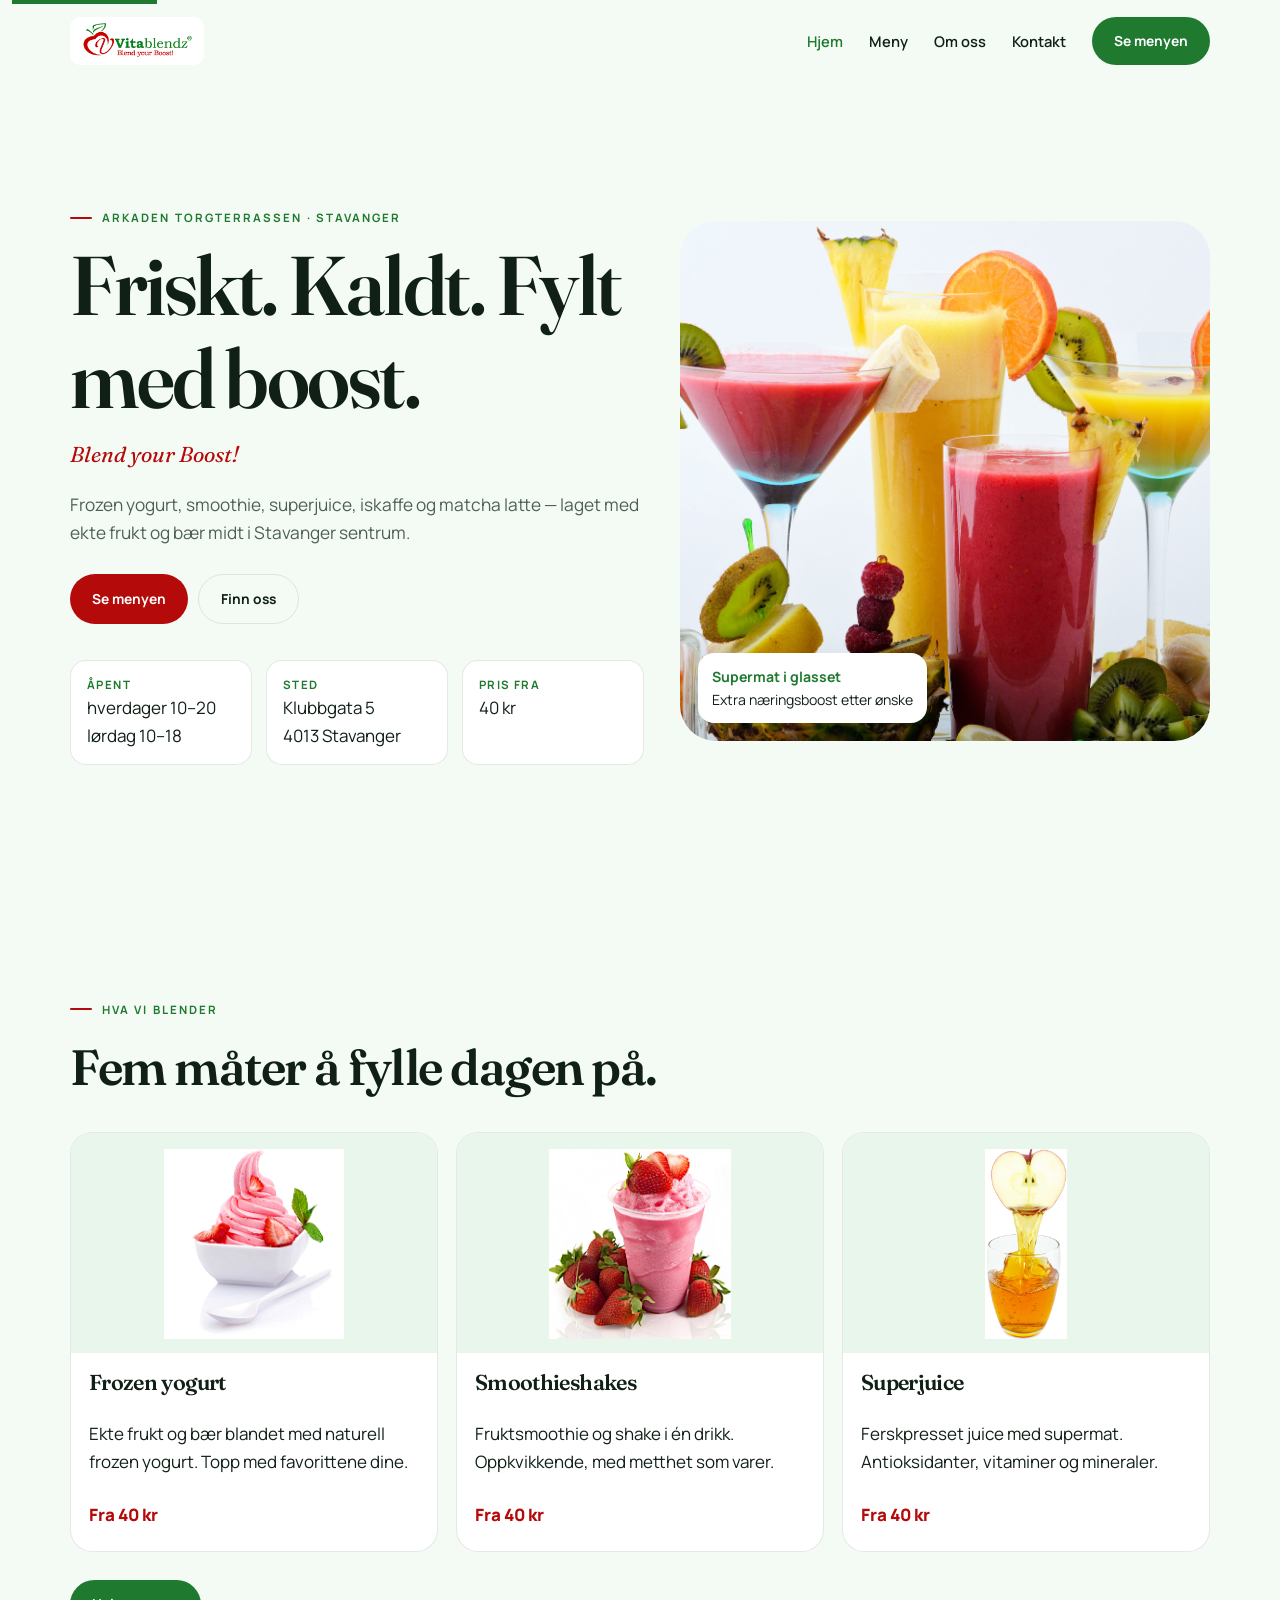
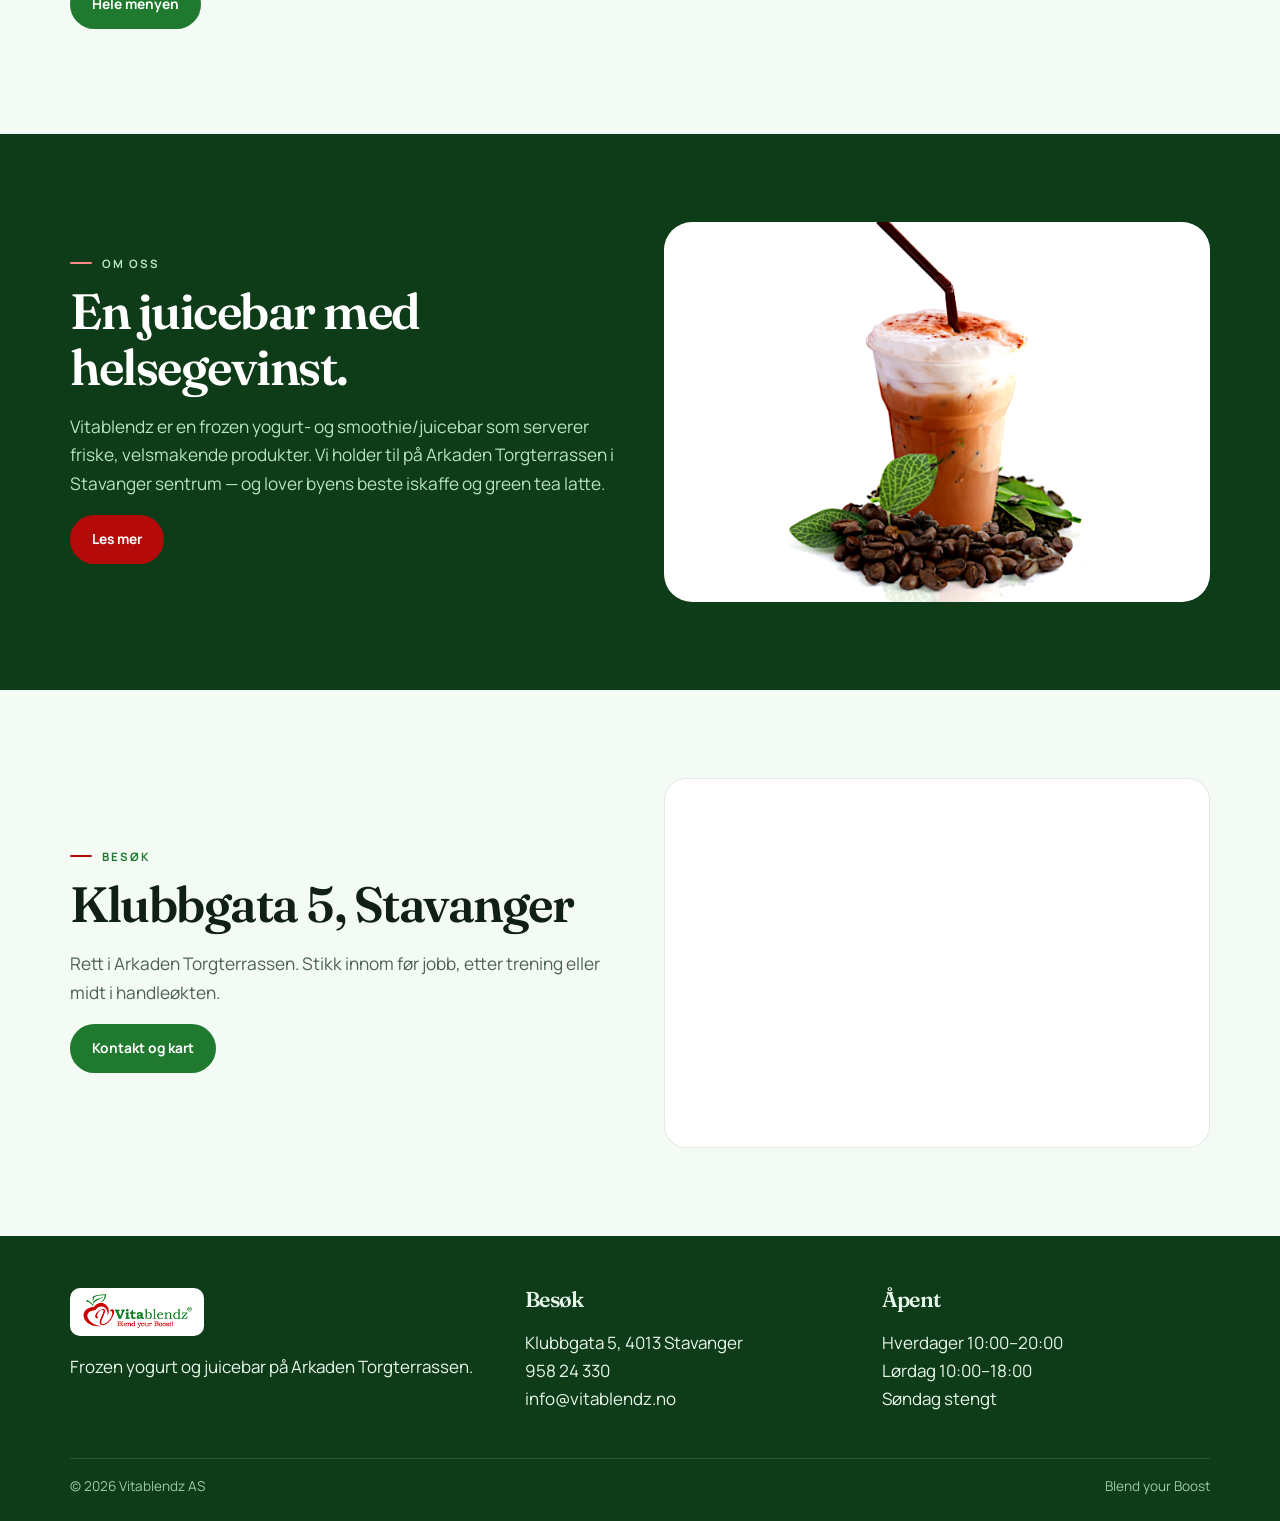
<file: index.html>
<!DOCTYPE html>
<html lang="no">
<head>
  <meta charset="UTF-8">
  <meta name="viewport" content="width=device-width, initial-scale=1">
  <title>Vitablendz — Frozen yogurt, smoothie og juice i Stavanger</title>
  <meta name="description" content="Vitablendz på Arkaden Torgterrassen i Stavanger. Frozen yogurt, smoothie, superjuice, iskaffe og matcha latte. Blend your Boost.">
  <link rel="icon" href="favicon.ico">
  <link rel="preconnect" href="https://fonts.googleapis.com">
  <link rel="preconnect" href="https://fonts.gstatic.com" crossorigin>
  <link href="https://fonts.googleapis.com/css2?family=Fraunces:ital,opsz,wght@0,9..144,600;1,9..144,500&family=Manrope:wght@400;500;600;700;800&display=swap" rel="stylesheet">
  <link rel="stylesheet" href="css/styles.css">
</head>
<body>
  <a class="skip-link" href="#innhold">Hopp til innhold</a>
  <header class="site-header" data-header>
    <div class="header-inner">
      <a class="brand" href="index.html">
        <img src="assets/images/logo.jpg" alt="Vitablendz — Blend your Boost">
      </a>
      <button class="nav-toggle" type="button" data-nav-toggle aria-expanded="false" aria-label="Åpne meny">
        <span></span><span></span><span></span>
      </button>
      <nav class="nav" data-nav>
        <a class="nav-link is-active" href="index.html">Hjem</a>
        <a class="nav-link" href="meny.html">Meny</a>
        <a class="nav-link" href="om-oss.html">Om oss</a>
        <a class="nav-link" href="kontakt.html">Kontakt</a>
        <a class="btn btn-green" href="meny.html">Se menyen</a>
      </nav>
    </div>
  </header>

  <main id="innhold">
    <section class="wrap hero">
      <div class="hero-copy">
        <p class="eyebrow">Arkaden Torgterrassen · Stavanger</p>
        <h1>Friskt. Kaldt. Fylt med boost.</h1>
        <p class="tagline">Blend your Boost!</p>
        <p class="lead">Frozen yogurt, smoothie, superjuice, iskaffe og matcha latte — laget med ekte frukt og bær midt i Stavanger sentrum.</p>
        <div class="hero-actions">
          <a class="btn btn-red" href="meny.html">Se menyen</a>
          <a class="btn btn-ghost" href="kontakt.html">Finn oss</a>
        </div>
        <div class="meta-row">
          <div class="meta-card">
            <span>Åpent</span>
            hverdager 10–20<br>lørdag 10–18
          </div>
          <div class="meta-card">
            <span>Sted</span>
            Klubbgata 5<br>4013 Stavanger
          </div>
          <div class="meta-card">
            <span>Pris fra</span>
            40 kr
          </div>
        </div>
      </div>
      <div class="hero-visual">
        <img src="assets/images/hero-1.jpg" alt="Smoothies og juicer med frisk frukt">
        <div class="float-chip">
          <strong>Supermat i glasset</strong>
          Extra næringsboost etter ønske
        </div>
      </div>
    </section>

    <section class="section">
      <div class="wrap">
        <div class="section-head">
          <p class="eyebrow">Hva vi blender</p>
          <h2>Fem måter å fylle dagen på.</h2>
        </div>
        <div class="card-grid">
          <article class="product">
            <div class="product-media">
              <img src="assets/images/frozen-yogurt.png" alt="Frozen yogurt med jordbær">
            </div>
            <div class="product-body">
              <h3>Frozen yogurt</h3>
              <p>Ekte frukt og bær blandet med naturell frozen yogurt. Topp med favorittene dine.</p>
              <div class="price">Fra 40 kr</div>
            </div>
          </article>
          <article class="product">
            <div class="product-media">
              <img src="assets/images/smoothie.png" alt="Jordbærsmoothie">
            </div>
            <div class="product-body">
              <h3>Smoothieshakes</h3>
              <p>Fruktsmoothie og shake i én drikk. Oppkvikkende, med metthet som varer.</p>
              <div class="price">Fra 40 kr</div>
            </div>
          </article>
          <article class="product">
            <div class="product-media">
              <img src="assets/images/apple-juice.jpg" alt="Fersk eplejuice">
            </div>
            <div class="product-body">
              <h3>Superjuice</h3>
              <p>Ferskpresset juice med supermat. Antioksidanter, vitaminer og mineraler.</p>
              <div class="price">Fra 40 kr</div>
            </div>
          </article>
        </div>
        <p style="margin-top:28px"><a class="btn btn-green" href="meny.html">Hele menyen</a></p>
      </div>
    </section>

    <section class="section band">
      <div class="wrap split">
        <div>
          <p class="eyebrow">Om oss</p>
          <h2>En juicebar med helsegevinst.</h2>
          <p class="lead">Vitablendz er en frozen yogurt- og smoothie/juicebar som serverer friske, velsmakende produkter. Vi holder til på Arkaden Torgterrassen i Stavanger sentrum — og lover byens beste iskaffe og green tea latte.</p>
          <p><a class="btn btn-red" href="om-oss.html">Les mer</a></p>
        </div>
        <div class="photo-card" style="background:transparent;box-shadow:none;padding:0">
          <img src="assets/images/green-tea-latte.png" alt="Green tea latte med matcha" style="background:#fff;border-radius:28px;height:380px;object-fit:contain">
        </div>
      </div>
    </section>

    <section class="section">
      <div class="wrap split">
        <div>
          <p class="eyebrow">Besøk</p>
          <h2>Klubbgata 5, Stavanger</h2>
          <p class="lead">Rett i Arkaden Torgterrassen. Stikk innom før jobb, etter trening eller midt i handleøkten.</p>
          <p>
            <a class="btn btn-green" href="kontakt.html">Kontakt og kart</a>
          </p>
        </div>
        <div class="map-wrap">
          <iframe title="Kart over Vitablendz på Klubbgata 5 i Stavanger" loading="lazy" referrerpolicy="no-referrer-when-downgrade" src="https://maps.google.com/maps?q=Vitablendz%20Arcade%20Torgterrassen%2C%20Klubbgata%205%2C%204013%20Stavanger&t=&z=16&ie=UTF8&iwloc=&output=embed"></iframe>
        </div>
      </div>
    </section>
  </main>

  <footer class="site-footer">
    <div class="wrap footer-grid">
      <div>
        <a class="brand" href="index.html"><img src="assets/images/logo.jpg" alt="Vitablendz"></a>
        <p>Frozen yogurt og juicebar på Arkaden Torgterrassen.</p>
      </div>
      <div>
        <h3>Besøk</h3>
        <p>Klubbgata 5, 4013 Stavanger<br><a href="tel:+4795824330">958 24 330</a><br><a href="mailto:info@vitablendz.no">info@vitablendz.no</a></p>
      </div>
      <div>
        <h3>Åpent</h3>
        <p>Hverdager 10:00–20:00<br>Lørdag 10:00–18:00<br>Søndag stengt</p>
      </div>
    </div>
    <div class="wrap legal">
      <span>© <span data-year></span> Vitablendz AS</span>
      <span>Blend your Boost</span>
    </div>
  </footer>
  <script src="js/main.js"></script>
</body>
</html>
</file>
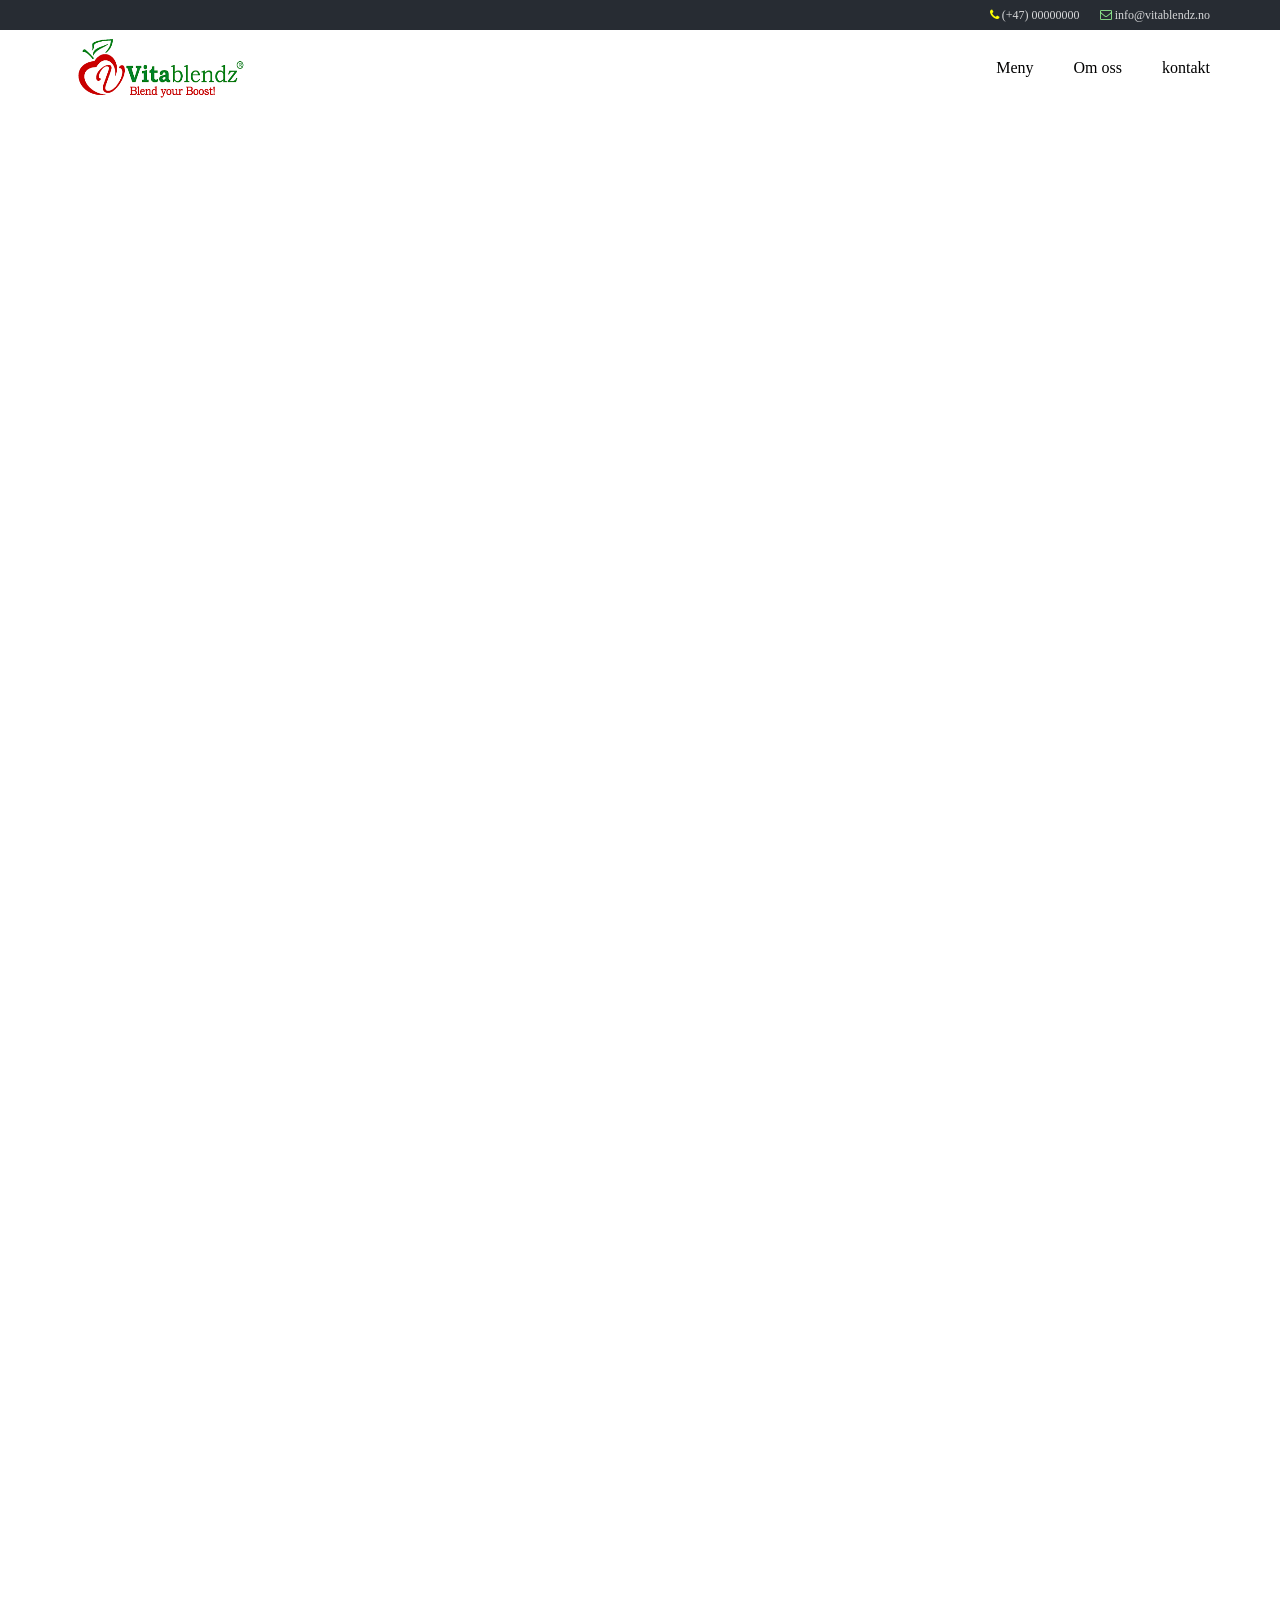
<file: OldData/index.html>
<!DOCTYPE html>
<html lang="en">

<head>
  <meta charset="utf-8">
  <meta name="viewport" content="width=device-width, initial-scale=1, shrink-to-fit=no">
  <link rel="stylesheet" href="https://maxcdn.bootstrapcdn.com/bootstrap/4.0.0-beta/css/bootstrap.min.css"
    integrity="sha384-/Y6pD6FV/Vv2HJnA6t+vslU6fwYXjCFtcEpHbNJ0lyAFsXTsjBbfaDjzALeQsN6M" crossorigin="anonymous">
  <link rel="stylesheet" type="text/css" href="css/style.css" />
  <link rel="stylesheet" type="text/css" href="css/stylus.css" />
  <link rel="shortcut icon" href="favicon.ico" type="image/x-icon" />
  <link rel="stylesheet" href="https://cdnjs.cloudflare.com/ajax/libs/animate.css/3.5.2/animate.min.css">
  <link href="https://maxcdn.bootstrapcdn.com/font-awesome/4.7.0/css/font-awesome.min.css" rel="stylesheet"
    integrity="sha384-wvfXpqpZZVQGK6TAh5PVlGOfQNHSoD2xbE+QkPxCAFlNEevoEH3Sl0sibVcOQVnN" crossorigin="anonymous">
  <link href="https://fonts.googleapis.com/css?family=Wendy+One" rel="stylesheet">
  <script type="text/javascript" src="js/modernizr.custom.25376.js"></script>
  <script defer src="https://code.jquery.com/jquery-3.2.1.slim.min.js"
    integrity="sha384-KJ3o2DKtIkvYIK3UENzmM7KCkRr/rE9/Qpg6aAZGJwFDMVNA/GpGFF93hXpG5KkN"
    crossorigin="anonymous"></script>
  <script defer src="https://cdnjs.cloudflare.com/ajax/libs/popper.js/1.11.0/umd/popper.min.js"
    integrity="sha384-b/U6ypiBEHpOf/4+1nzFpr53nxSS+GLCkfwBdFNTxtclqqenISfwAzpKaMNFNmj4"
    crossorigin="anonymous"></script>
  <script defer src="https://maxcdn.bootstrapcdn.com/bootstrap/4.0.0-beta/js/bootstrap.min.js"
    integrity="sha384-h0AbiXch4ZDo7tp9hKZ4TsHbi047NrKGLO3SEJAg45jXxnGIfYzk4Si90RDIqNm1"
    crossorigin="anonymous"></script>

  <title>Vitablendz</title>
</head>

<body id="page">

  <header class="header">
    <div class="top-bar">
      <div class="top-bar__content">
        <section class="phone">
          <i class="fa fa-phone" aria-hidden="true" style="color:yellow;"></i>
          <span>(+47) 00000000</span>
        </section>
        <section class="email">
          <i class="fa fa-envelope-o" aria-hidden="true" style="color:lightgreen;"></i>
          <span>info@vitablendz.no</span>
        </section>
      </div>
    </div>

    <div class="bottom-bar">
      <div class="bottom-bar__content">
        <a href="#" class="logo">
          <img class="logo__img" src="/images/vitablendzLogo.jpg" alt="logo">
          <!-- <span class="logo__text">CloudServices</span> -->
        </a>

        <nav class="nav">
          <ul class="nav__list">
            <li class="nav__item">
              <a class="nav__link" href="#" data-toggle="modal" data-target="#myModal2">Meny</a>
            </li>
            <li class="nav__item">
              <a class="nav__link" href="#" data-toggle="modal" data-target="#myModal1">Om oss</a>
            </li>
            <li class="nav__item">
              <a class="nav__link" href="#" data-toggle="modal" data-target="#myModal3">kontakt</a>
            </li>
          </ul>
        </nav>

        <div class="hamburger">
          <div class="bar"></div>
          <div class="bar"></div>
          <div class="bar"></div>
        </div>
      </div>
    </div>
  </header>

  <ul class="cb-slideshow">
    <li><span>Image 06</span>
      <div>
        <h3>Frozen·Yogurt</h3>
      </div>
    </li>
    <li><span>Image 05</span>
      <div>
        <h3>Smoothie·shakes</h3>
      </div>
    </li>
    <li><span>Image 04</span>
      <div>
        <h3>Super·Juice</h3>
      </div>
    </li>
    <li><span>Image 03</span>
      <div>
        <h3>Iced·Coffee</h3>
      </div>
    </li>
    <li><span>Image 02</span>
      <div>
        <h3>Green·Tea·Latte</h3>
      </div>
    </li>
    <li><span>Image 01</span>
      <div>
        <h3>Blend·Your·Boost</h3>
      </div>
    </li>
  </ul>
  <div class="container">
    <!-- <header>
      <div id="navContent">
        <img src="images/vitablendzLogo.jpg" width="250" height="100" alt="" id="vitaLogo">
      

        <form class="form-inline" style="position:absolute; top:40%; right:1%; transform:translateY(-50%);">
          <button type="button" class="btn btn-primary" data-toggle="modal" data-target="#myModal1">
            Om oss
          </button>
          <button type="button" class="btn btn-success" data-toggle="modal" data-target="#myModal2">
            Meny
          </button>
          <button type="button" class="btn btn-info btn-md" data-toggle="modal" data-target="#myModal3">
            Kontakt
          </button>
        </form>
      </div>

    </header> -->
  </div>

  <!-- modal 1 starts here -->
  <div class="modal fade" id="myModal1" tabindex="-1" role="dialog" aria-labelledby="myModalLabel">
    <div class="modal-dialog modal-lg" role="document">
      <div class="modal-content">
        <div class="modal-header">
          <button type="button" class="close" data-dismiss="modal" aria-label="Close"><span
              aria-hidden="true">&times;</span></button>

          <h4 class="modal-title animated bounceInLeft" id="myModalLabel">Om oss</h4>
        </div>
        <div class="modal-body">

          <div class="container-fluid">
            <div class="row" id="OmOssInfo">
              <div class="col-sd-4">
                <p>Vitablendz er en Frozen Yogurt og Smoothie/Juicebar som serverer herlige friske, velsmakende
                  produkter med bedre helsegevinst. Vi er lokalisert på Arkaden Torgterassen kjøpesenter i Stavanger
                  sentrum.<br><br> Vi garanterer byens beste iskaffe og Green tea latte. Kom og bedøm selv!</p>
              </div>
            </div>

            <div class="row" id="OmOssInfo">
              <div class="col-sd-4">
                <img alt="Adress" src="images/newfooter.jpg" width="100%" height="100%">
              </div>
            </div>
          </div>
        </div>
      </div>
    </div>
  </div>
  <!-- modal 2 starts here -->
  <div class="modal fade" id="myModal2" tabindex="-1" role="dialog" aria-labelledby="myModalLabel">
    <div class="modal-dialog modal-lg" role="document">
      <div class="modal-content ">
        <div class="modal-header">
          <button type="button" class="close" data-dismiss="modal" aria-label="Close"><span
              aria-hidden="true">&times;</span></button>

          <h4 class="modal-title animated bounceInLeft" id="myModalLabel">Meny</h4>
        </div>
        <div class="modal-body">
          <div id="accordion" role="tablist">
            <div class="card">
              <div class="card-header" role="tab" id="headingOne">
                <h5 class="mb-0">
                  <a data-toggle="collapse" href="#collapseOne" aria-expanded="true" aria-controls="collapseOne">
                    Frozen Yogurt
                  </a>
                </h5>
              </div>

              <div id="collapseOne" class="collapse show" role="tabpanel" aria-labelledby="headingOne"
                data-parent="#accordion">
                <div class="card-body">
                  Laget med EKTE frukt og bær. Velg mellom naturlige frukt og bær som så blandes med plain Frozen
                  Yogurt. Topp med dine favoritter.Tilsettes Supermatprodukter for en ekstra næringsboost! Pris fra:
                  40kr
                  <br>
                  <img src="images/frozenYougurt.png" width="20%" height="20%">
                  <img src="images/frozenYougurt.png" width="20%" height="20%">
                  <img src="images/frozenYougurt.png" width="20%" height="20%">
                </div>
              </div>
            </div>
            <div class="card">
              <div class="card-header" role="tab" id="headingTwo">
                <h5 class="mb-0">
                  <a class="collapsed" data-toggle="collapse" href="#collapseTwo" aria-expanded="false"
                    aria-controls="collapseTwo">
                    Smoothieshakes
                  </a>
                </h5>
              </div>
              <div id="collapseTwo" class="collapse" role="tabpanel" aria-labelledby="headingTwo"
                data-parent="#accordion">
                <div class="card-body">
                  Fruktsmoothie og rist jeg en drikk. Nøye utvalgte ingredienser med fokus på sunnhet. Oppkvikkende og
                  gir metthetsfølelse som varer. Tilsettes Supermatprodukter for en ekstra næringsboost! Pris fra: 40kr
                  <br>
                  <img src="images/Smoothieshakes.png" width="20%" height="20%">
                  <img src="images/Smoothieshakes.png" width="20%" height="20%">
                  <img src="images/Smoothieshakes.png" width="20%" height="20%">
                </div>
              </div>
            </div>
            <div class="card">
              <div class="card-header" role="tab" id="headingThree">
                <h5 class="mb-0">
                  <a class="collapsed" data-toggle="collapse" href="#collapseThree" aria-expanded="false"
                    aria-controls="collapseThree">
                    SuperJuice
                  </a>
                </h5>
              </div>
              <div id="collapseThree" class="collapse" role="tabpanel" aria-labelledby="headingThree"
                data-parent="#accordion">
                <div class="card-body">
                  Herlig fersk juice med Supermat. Oppkvikkende og full av antioksidanter, vitaminer og mineraler. Masse
                  mikronæringsstoffer i forhold til kalorimengde. Pris fra: 40kr
                  <br>
                  <img src="images/applejuice.jpg" width="20%" height="20%">
                  <img src="images/bananajuice.jpg" width="20%" height="20%">
                  <img src="images/carrotjuice.jpg" width="20%" height="20%">
                </div>
              </div>
            </div>
            <div class="card">
              <div class="card-header" role="tab" id="headingFour">
                <h5 class="mb-0">
                  <a class="collapsed" data-toggle="collapse" href="#collapseFour" aria-expanded="false"
                    aria-controls="collapseFour">
                    Iced Coffee
                  </a>
                </h5>
              </div>
              <div id="collapseFour" class="collapse" role="tabpanel" aria-labelledby="headingFour"
                data-parent="#accordion">
                <div class="card-body">
                  Latte med eksotisk lucuma frukt. Mocca med kraftig kakao. Pris fra: 40kr
                  <br>
                  <img src="images/icecoffeee.png" width="20%" height="20%">
                  <img src="images/icecoffeee.png" width="20%" height="20%">
                  <img src="images/icecoffeee.png" width="20%" height="20%">
                </div>
              </div>
            </div>
            <div class="card">
              <div class="card-header" role="tab" id="headingFive">
                <h5 class="mb-0">
                  <a class="collapsed" data-toggle="collapse" href="#collapseFive" aria-expanded="false"
                    aria-controls="collapseFive">
                    Green Tea Latte
                  </a>
                </h5>
              </div>
              <div id="collapseFive" class="collapse" role="tabpanel" aria-labelledby="headingFive"
                data-parent="#accordion">
                <div class="card-body">
                  Green tea latte med ekte Matcha japansk grønn te. Pris fra: 40kr <br>
                  <img src="images/iscafe%20greentea%20late.png" width="20%" height="20%">
                  <img src="images/iscafe%20greentea%20late.png" width="20%" height="20%">
                  <img src="images/iscafe%20greentea%20late.png" width="20%" height="20%">
                </div>
              </div>
            </div>
          </div>
        </div>
      </div>
    </div>
  </div>

  <!-- modal 3 starts here -->
  <div class="modal fade" id="myModal3" tabindex="-1" role="dialog" aria-labelledby="myModalLabel">
    <div class="modal-dialog modal-lg" role="document">
      <div class="modal-content">
        <div class="modal-header">
          <button type="button" class="close" data-dismiss="modal" aria-label="Close"><span
              aria-hidden="true">&times;</span></button>
          <h4 class="modal-title animated bounceInLeft" id="myModalLabel"> Kontakt</h4>
        </div>
        <div class="modal-body">
          <div class="container-fluid">
            <div class="row" id="kontakts">
              <div class="col-sd-4">
                <div id="contactus">
                  <i class="fa fa-map-marker" aria-hidden="true" style="color:orange;"></i> Klubbgata 5, 4013 Stavanger
                  <br>
                  <i class="fa fa-phone" aria-hidden="true" style="color:yellow;"></i> (+47) 00000000
                  <br>
                  <i class="fa fa-envelope-o" aria-hidden="true" style="color:lightgreen;"></i> info@vitablendz.no
                  <br>
                </div>
                <div id="openingHours">
                  Åpningstider:<br>
                  Hverdager 10:00-20:00 <br>
                  Lørdag 10:00-18:00 <br>
                </div>
                <div id="faceInstaIcons">
                  <div class="wrapper2">
                    <ul>
                      <a href="https://www.facebook.com/Vitablendzstavanger/" target="_blank">
                        <li class="facebook"><i class="fa fa-facebook fa-2x" aria-hidden="true"></i></li>
                      </a>
                      <a href="https://www.instagram.com/vitablendz/" target="_blank">
                        <li class="instagram"><i class="fa fa-instagram fa-2x" aria-hidden="true"></i></li>
                      </a>
                    </ul>
                  </div>
                </div>
              </div>
            </div>
            <div class="row" id="adressImage">
              <div class="col-sd-4">
                <a href="https://www.google.no/maps/place/Vitablendz+Arcade+Torgterrassen/@58.970761,5.7336372,17z/data=!3m1!4b1!4m5!3m4!1s0x463a35361034522b:0xa3e59a1e9c621ef0!8m2!3d58.970761!4d5.7358259"
                  target="_blank"><img alt="Adress" src="images/svgSentrum.png" width="100%" height="100%"></a>
              </div>
            </div>
          </div>
        </div>
        <div class="modal-footer" id="DeveloperInfo">
          <p
            style="font-family: Helvetica Neue, Helvetica, Arial; font-size: 10px; margin-bottom: 0px; text-align: left; color: white;">
            ©2023 Vitablendz AS <br> Developed by: Tihtina Media. </p>
        </div>
      </div>
    </div>
  </div>

  <script>
    const navEl = document.querySelector('.nav');
    const hamburgerEl = document.querySelector('.hamburger');
    const navItemEls = document.querySelectorAll('.nav__item');

    hamburgerEl.addEventListener('click', () => {
      navEl.classList.toggle('nav--open');
      hamburgerEl.classList.toggle('hamburger--open');
    });

    navItemEls.forEach(navItemEl => {
      navItemEl.addEventListener('click', () => {
        navEl.classList.remove('nav--open');
        hamburgerEl.classList.remove('hamburger--open');
      });
    });
  </script>
</body>

</html>
</file>
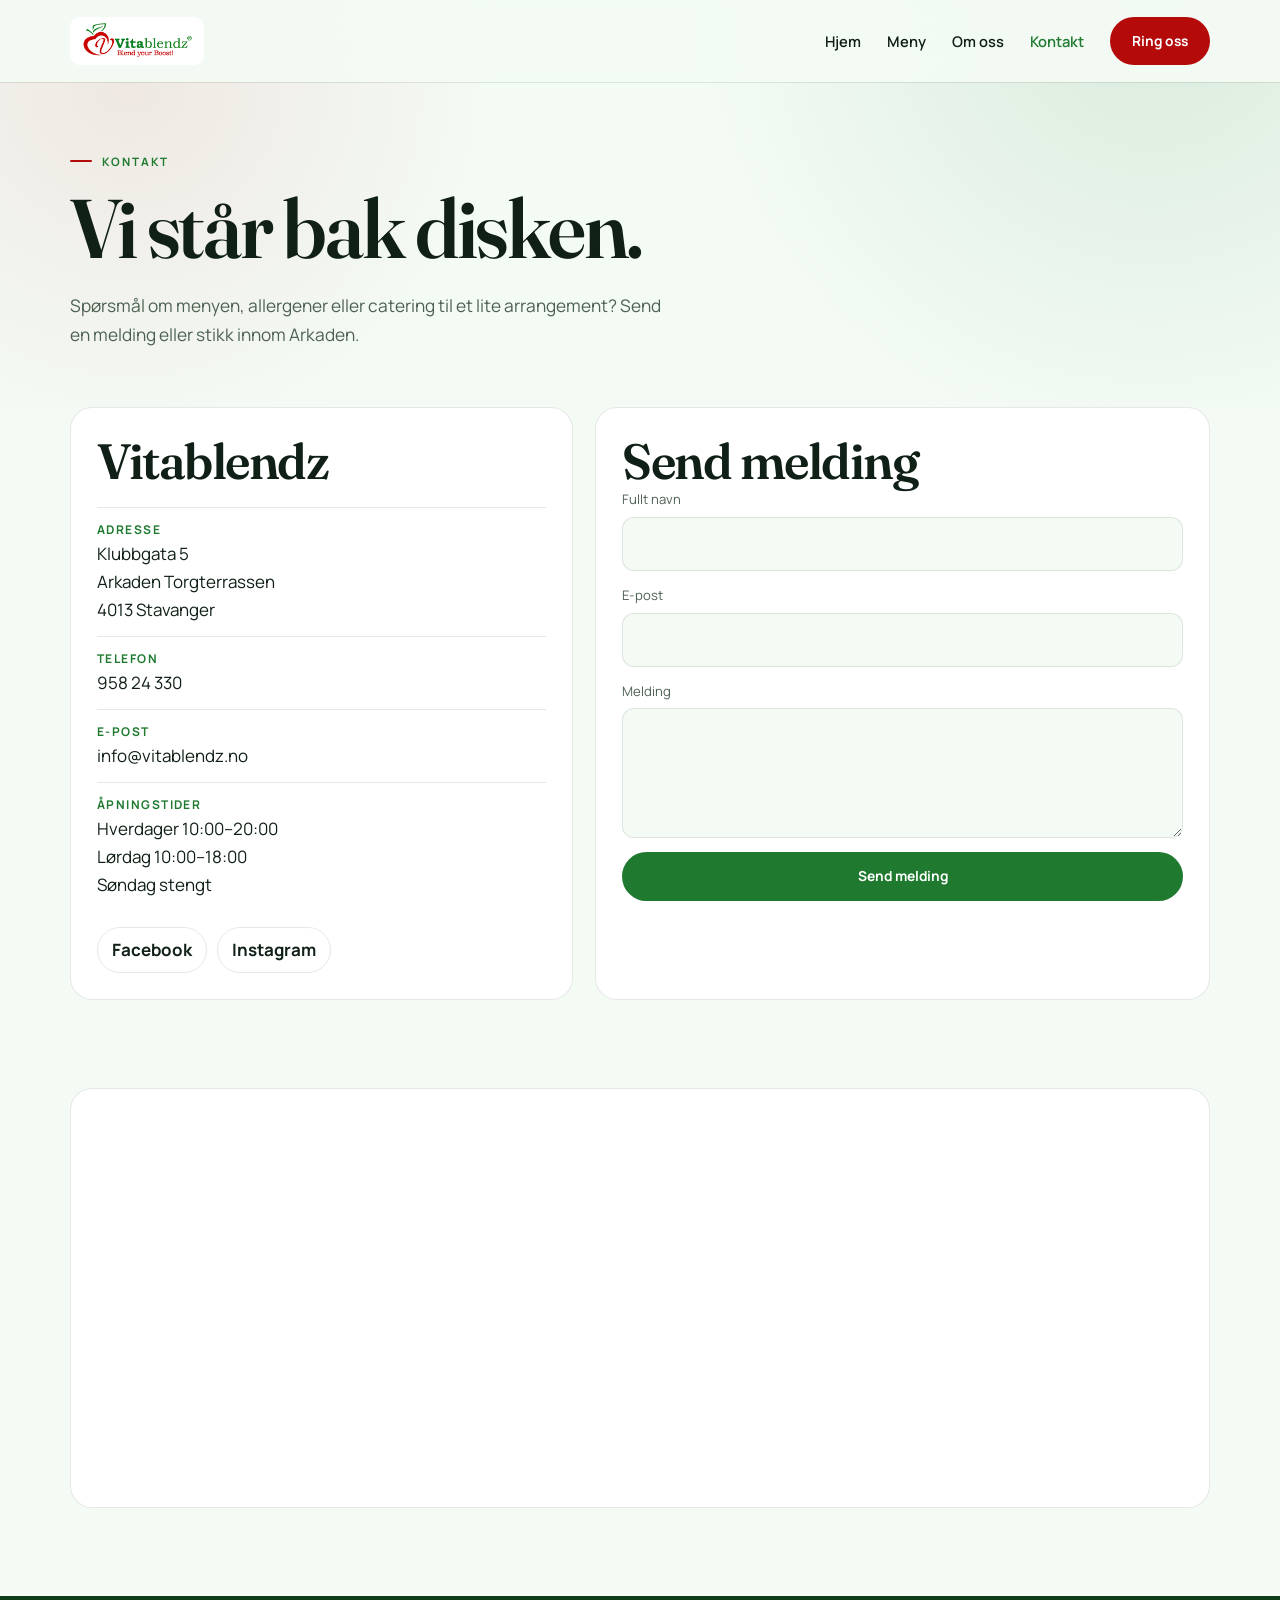
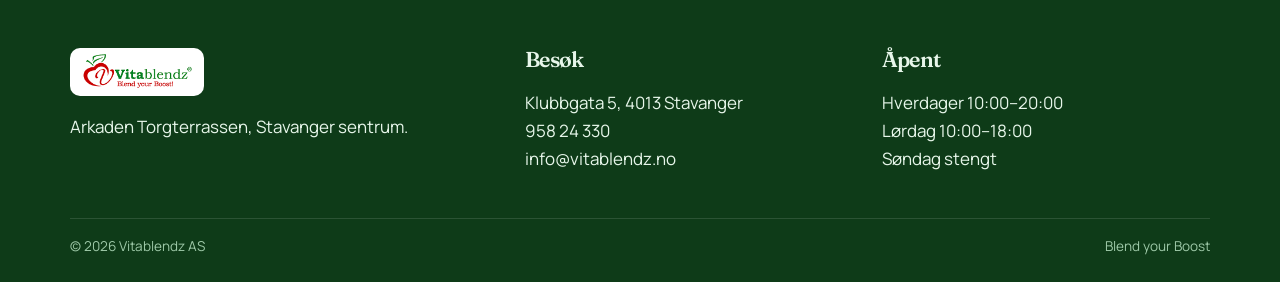
<file: kontakt.html>
<!DOCTYPE html>
<html lang="no">
<head>
  <meta charset="UTF-8">
  <meta name="viewport" content="width=device-width, initial-scale=1">
  <title>Kontakt — Vitablendz Stavanger</title>
  <meta name="description" content="Kontakt Vitablendz: Klubbgata 5, 4013 Stavanger. Telefon 958 24 330, e-post info@vitablendz.no.">
  <link rel="icon" href="favicon.ico">
  <link rel="preconnect" href="https://fonts.googleapis.com">
  <link rel="preconnect" href="https://fonts.gstatic.com" crossorigin>
  <link href="https://fonts.googleapis.com/css2?family=Fraunces:ital,opsz,wght@0,9..144,600;1,9..144,500&family=Manrope:wght@400;500;600;700;800&display=swap" rel="stylesheet">
  <link rel="stylesheet" href="css/styles.css">
</head>
<body>
  <header class="site-header solid" data-header>
    <div class="header-inner">
      <a class="brand" href="index.html">
        <img src="assets/images/logo.jpg" alt="Vitablendz — Blend your Boost">
      </a>
      <button class="nav-toggle" type="button" data-nav-toggle aria-expanded="false" aria-label="Åpne meny">
        <span></span><span></span><span></span>
      </button>
      <nav class="nav" data-nav>
        <a class="nav-link" href="index.html">Hjem</a>
        <a class="nav-link" href="meny.html">Meny</a>
        <a class="nav-link" href="om-oss.html">Om oss</a>
        <a class="nav-link is-active" href="kontakt.html">Kontakt</a>
        <a class="btn btn-red" href="tel:+4795824330">Ring oss</a>
      </nav>
    </div>
  </header>

  <main>
    <section class="page-hero">
      <div class="wrap">
        <p class="eyebrow">Kontakt</p>
        <h1>Vi står bak disken.</h1>
        <p class="lead">Spørsmål om menyen, allergener eller catering til et lite arrangement? Send en melding eller stikk innom Arkaden.</p>
      </div>
    </section>

    <section class="section" style="padding-top:0">
      <div class="wrap contact-grid">
        <aside class="info-card">
          <h2>Vitablendz</h2>
          <ul class="info-list">
            <li>
              <strong>Adresse</strong>
              Klubbgata 5<br>
              Arkaden Torgterrassen<br>
              4013 Stavanger
            </li>
            <li>
              <strong>Telefon</strong>
              <a href="tel:+4795824330">958 24 330</a>
            </li>
            <li>
              <strong>E-post</strong>
              <a href="mailto:info@vitablendz.no">info@vitablendz.no</a>
            </li>
            <li>
              <strong>Åpningstider</strong>
              Hverdager 10:00–20:00<br>
              Lørdag 10:00–18:00<br>
              Søndag stengt
            </li>
          </ul>
          <div class="socials">
            <a href="https://www.facebook.com/Vitablendzstavanger/" target="_blank" rel="noopener">Facebook</a>
            <a href="https://www.instagram.com/vitablendz/" target="_blank" rel="noopener">Instagram</a>
          </div>
        </aside>

        <div class="form-card">
          <h2>Send melding</h2>
          <form name="kontakt" method="POST" data-netlify="true" netlify-honeypot="bot-field" data-contact-form>
            <input type="hidden" name="form-name" value="kontakt">
            <p class="hidden"><label>Ikke fyll ut <input name="bot-field"></label></p>
            <div class="form-grid">
              <label class="field">
                <span>Fullt navn</span>
                <input type="text" name="navn" required autocomplete="name">
              </label>
              <label class="field">
                <span>E-post</span>
                <input type="email" name="epost" required autocomplete="email">
              </label>
              <label class="field">
                <span>Melding</span>
                <textarea name="melding" required></textarea>
              </label>
              <button class="btn btn-green" type="submit">Send melding</button>
              <p class="form-status" data-form-status role="status"></p>
            </div>
          </form>
        </div>
      </div>
    </section>

    <section class="section" style="padding-top:0">
      <div class="wrap map-wrap" style="min-height:420px">
        <iframe title="Kart over Vitablendz på Klubbgata 5 i Stavanger" loading="lazy" referrerpolicy="no-referrer-when-downgrade" src="https://maps.google.com/maps?q=Vitablendz%20Arcade%20Torgterrassen%2C%20Klubbgata%205%2C%204013%20Stavanger&t=&z=16&ie=UTF8&iwloc=&output=embed"></iframe>
      </div>
    </section>
  </main>

  <footer class="site-footer">
    <div class="wrap footer-grid">
      <div>
        <a class="brand" href="index.html"><img src="assets/images/logo.jpg" alt="Vitablendz"></a>
        <p>Arkaden Torgterrassen, Stavanger sentrum.</p>
      </div>
      <div>
        <h3>Besøk</h3>
        <p>Klubbgata 5, 4013 Stavanger<br><a href="tel:+4795824330">958 24 330</a><br><a href="mailto:info@vitablendz.no">info@vitablendz.no</a></p>
      </div>
      <div>
        <h3>Åpent</h3>
        <p>Hverdager 10:00–20:00<br>Lørdag 10:00–18:00<br>Søndag stengt</p>
      </div>
    </div>
    <div class="wrap legal">
      <span>© <span data-year></span> Vitablendz AS</span>
      <span>Blend your Boost</span>
    </div>
  </footer>
  <script src="js/main.js"></script>
</body>
</html>
</file>
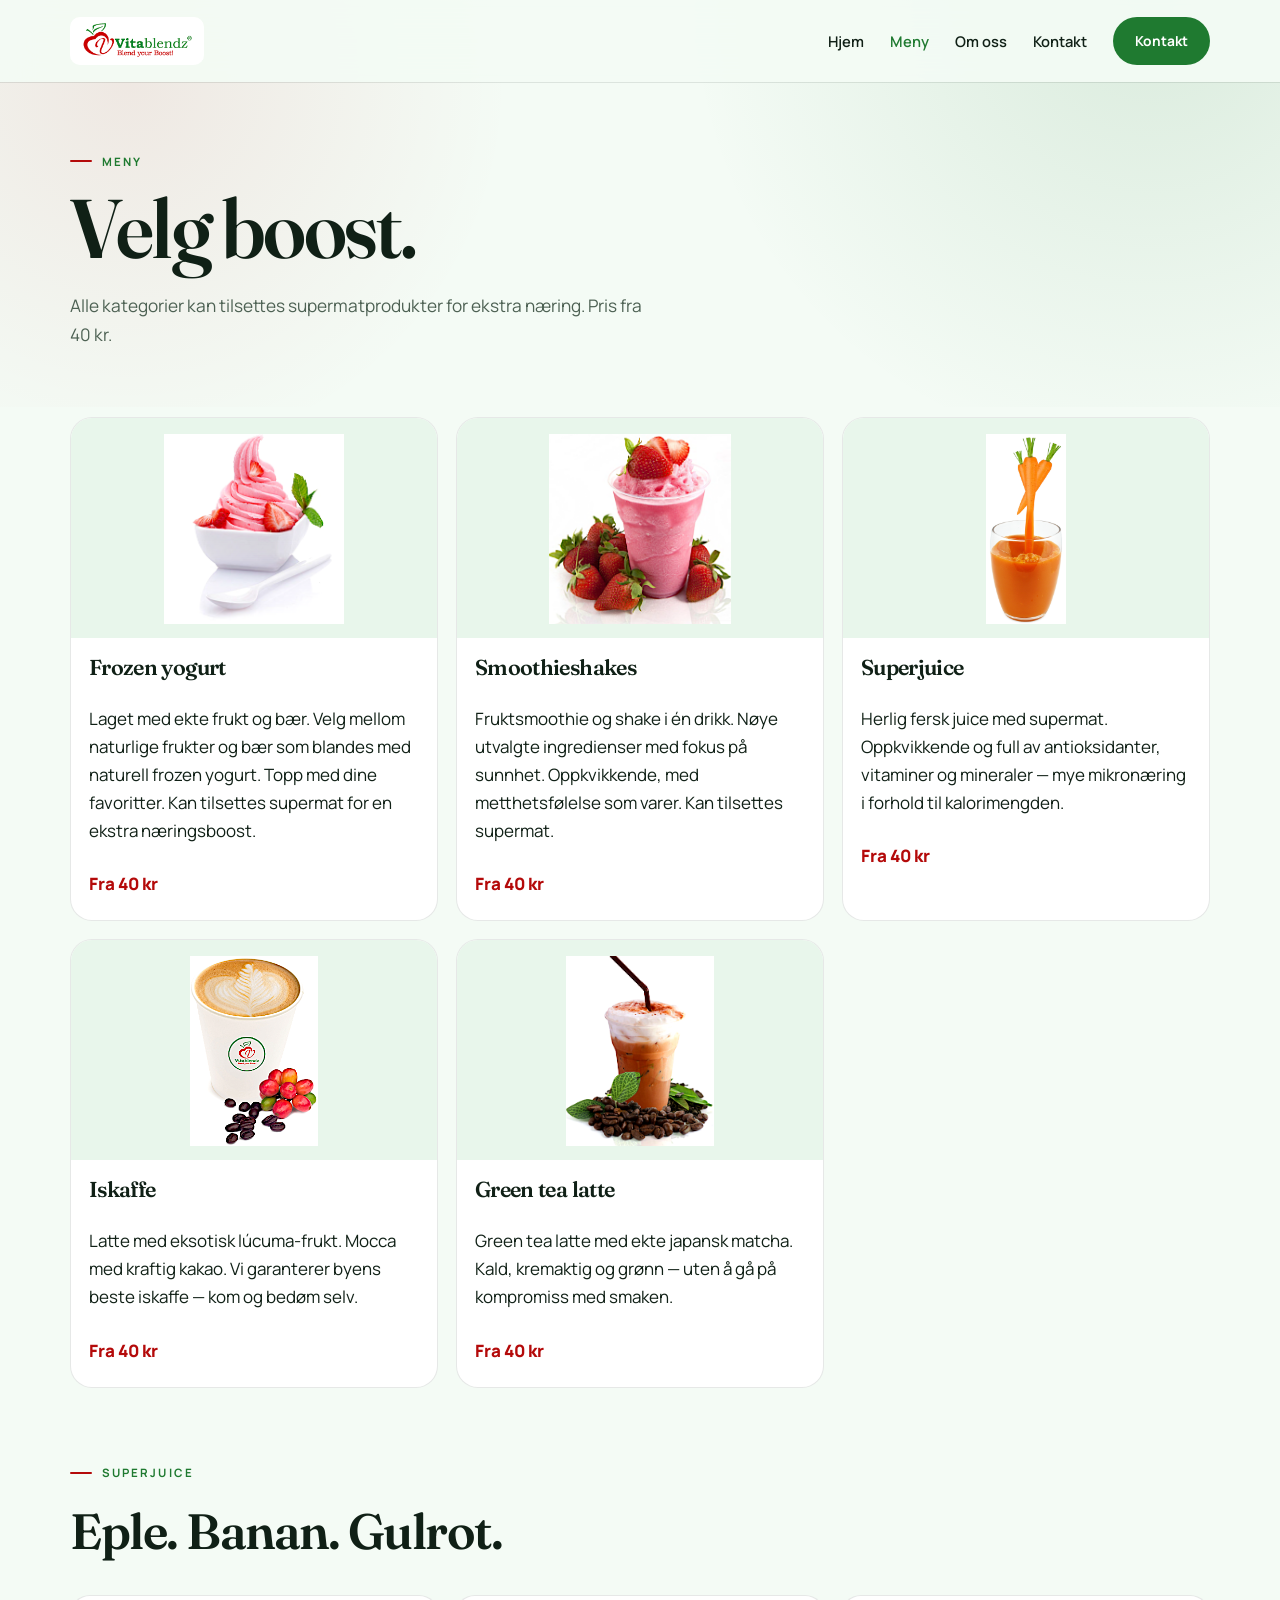
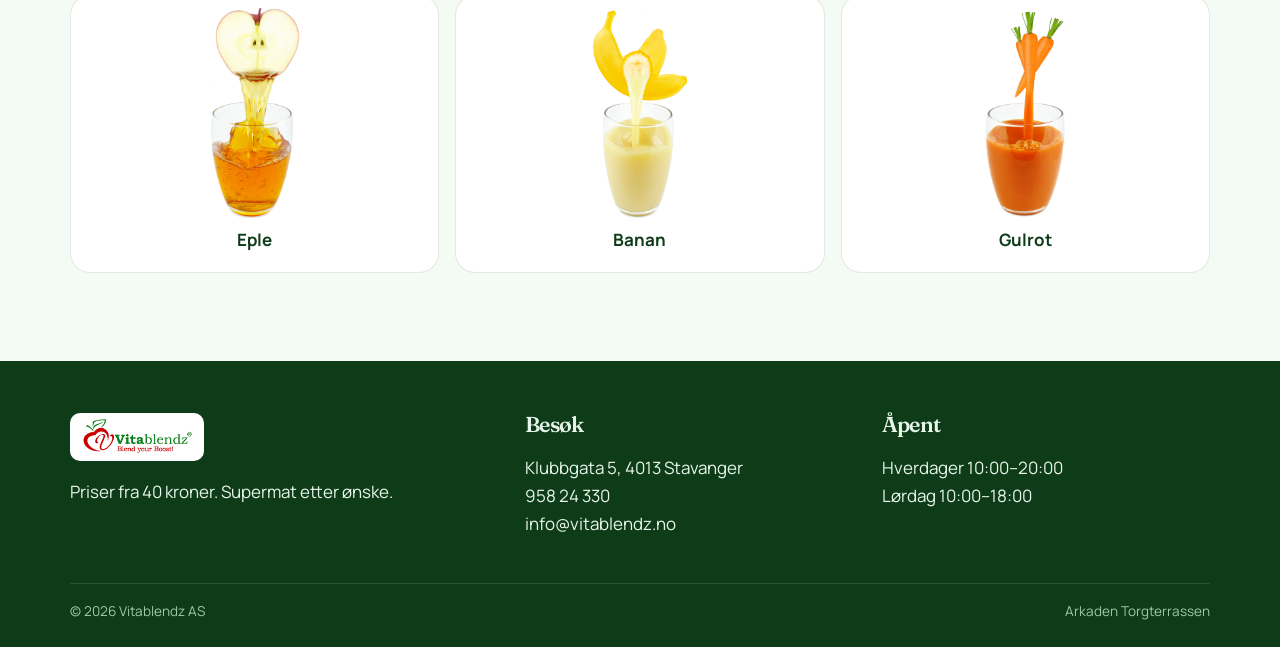
<file: meny.html>
<!DOCTYPE html>
<html lang="no">
<head>
  <meta charset="UTF-8">
  <meta name="viewport" content="width=device-width, initial-scale=1">
  <title>Meny — Vitablendz Stavanger</title>
  <meta name="description" content="Meny hos Vitablendz: frozen yogurt, smoothieshakes, superjuice, iskaffe og green tea latte. Fra 40 kr.">
  <link rel="icon" href="favicon.ico">
  <link rel="preconnect" href="https://fonts.googleapis.com">
  <link rel="preconnect" href="https://fonts.gstatic.com" crossorigin>
  <link href="https://fonts.googleapis.com/css2?family=Fraunces:ital,opsz,wght@0,9..144,600;1,9..144,500&family=Manrope:wght@400;500;600;700;800&display=swap" rel="stylesheet">
  <link rel="stylesheet" href="css/styles.css">
</head>
<body>
  <header class="site-header solid" data-header>
    <div class="header-inner">
      <a class="brand" href="index.html">
        <img src="assets/images/logo.jpg" alt="Vitablendz — Blend your Boost">
      </a>
      <button class="nav-toggle" type="button" data-nav-toggle aria-expanded="false" aria-label="Åpne meny">
        <span></span><span></span><span></span>
      </button>
      <nav class="nav" data-nav>
        <a class="nav-link" href="index.html">Hjem</a>
        <a class="nav-link is-active" href="meny.html">Meny</a>
        <a class="nav-link" href="om-oss.html">Om oss</a>
        <a class="nav-link" href="kontakt.html">Kontakt</a>
        <a class="btn btn-green" href="kontakt.html">Kontakt</a>
      </nav>
    </div>
  </header>

  <main>
    <section class="page-hero">
      <div class="wrap">
        <p class="eyebrow">Meny</p>
        <h1>Velg boost.</h1>
        <p class="lead">Alle kategorier kan tilsettes supermatprodukter for ekstra næring. Pris fra 40 kr.</p>
      </div>
    </section>

    <section class="section" style="padding-top:10px">
      <div class="wrap">
        <div class="card-grid">
          <article class="product" id="frozen-yogurt">
            <div class="product-media">
              <img src="assets/images/frozen-yogurt.png" alt="Frozen yogurt med jordbær og mynte">
            </div>
            <div class="product-body">
              <h3>Frozen yogurt</h3>
              <p>Laget med ekte frukt og bær. Velg mellom naturlige frukter og bær som blandes med naturell frozen yogurt. Topp med dine favoritter. Kan tilsettes supermat for en ekstra næringsboost.</p>
              <div class="price">Fra 40 kr</div>
            </div>
          </article>

          <article class="product" id="smoothie">
            <div class="product-media">
              <img src="assets/images/smoothie.png" alt="Jordbærsmoothie i beger">
            </div>
            <div class="product-body">
              <h3>Smoothieshakes</h3>
              <p>Fruktsmoothie og shake i én drikk. Nøye utvalgte ingredienser med fokus på sunnhet. Oppkvikkende, med metthetsfølelse som varer. Kan tilsettes supermat.</p>
              <div class="price">Fra 40 kr</div>
            </div>
          </article>

          <article class="product" id="superjuice">
            <div class="product-media">
              <img src="assets/images/carrot-juice.jpg" alt="Fersk gulrotjuice">
            </div>
            <div class="product-body">
              <h3>Superjuice</h3>
              <p>Herlig fersk juice med supermat. Oppkvikkende og full av antioksidanter, vitaminer og mineraler — mye mikronæring i forhold til kalorimengden.</p>
              <div class="price">Fra 40 kr</div>
            </div>
          </article>

          <article class="product" id="iskaffe">
            <div class="product-media">
              <img src="assets/images/iced-coffee.png" alt="Iskaffe">
            </div>
            <div class="product-body">
              <h3>Iskaffe</h3>
              <p>Latte med eksotisk lúcuma-frukt. Mocca med kraftig kakao. Vi garanterer byens beste iskaffe — kom og bedøm selv.</p>
              <div class="price">Fra 40 kr</div>
            </div>
          </article>

          <article class="product" id="matcha">
            <div class="product-media">
              <img src="assets/images/green-tea-latte.png" alt="Green tea latte med matcha">
            </div>
            <div class="product-body">
              <h3>Green tea latte</h3>
              <p>Green tea latte med ekte japansk matcha. Kald, kremaktig og grønn — uten å gå på kompromiss med smaken.</p>
              <div class="price">Fra 40 kr</div>
            </div>
          </article>
        </div>

        <div class="section-head" style="margin-top:64px">
          <p class="eyebrow">Superjuice</p>
          <h2>Eple. Banan. Gulrot.</h2>
        </div>
        <div class="juice-row">
          <figure>
            <img src="assets/images/apple-juice.jpg" alt="Eplejuice som renner fra et eple">
            <figcaption>Eple</figcaption>
          </figure>
          <figure>
            <img src="assets/images/banana-juice.jpg" alt="Bananjukse">
            <figcaption>Banan</figcaption>
          </figure>
          <figure>
            <img src="assets/images/carrot-juice.jpg" alt="Gulrotjuice">
            <figcaption>Gulrot</figcaption>
          </figure>
        </div>
      </div>
    </section>
  </main>

  <footer class="site-footer">
    <div class="wrap footer-grid">
      <div>
        <a class="brand" href="index.html"><img src="assets/images/logo.jpg" alt="Vitablendz"></a>
        <p>Priser fra 40 kroner. Supermat etter ønske.</p>
      </div>
      <div>
        <h3>Besøk</h3>
        <p>Klubbgata 5, 4013 Stavanger<br><a href="tel:+4795824330">958 24 330</a><br><a href="mailto:info@vitablendz.no">info@vitablendz.no</a></p>
      </div>
      <div>
        <h3>Åpent</h3>
        <p>Hverdager 10:00–20:00<br>Lørdag 10:00–18:00</p>
      </div>
    </div>
    <div class="wrap legal">
      <span>© <span data-year></span> Vitablendz AS</span>
      <span>Arkaden Torgterrassen</span>
    </div>
  </footer>
  <script src="js/main.js"></script>
</body>
</html>
</file>
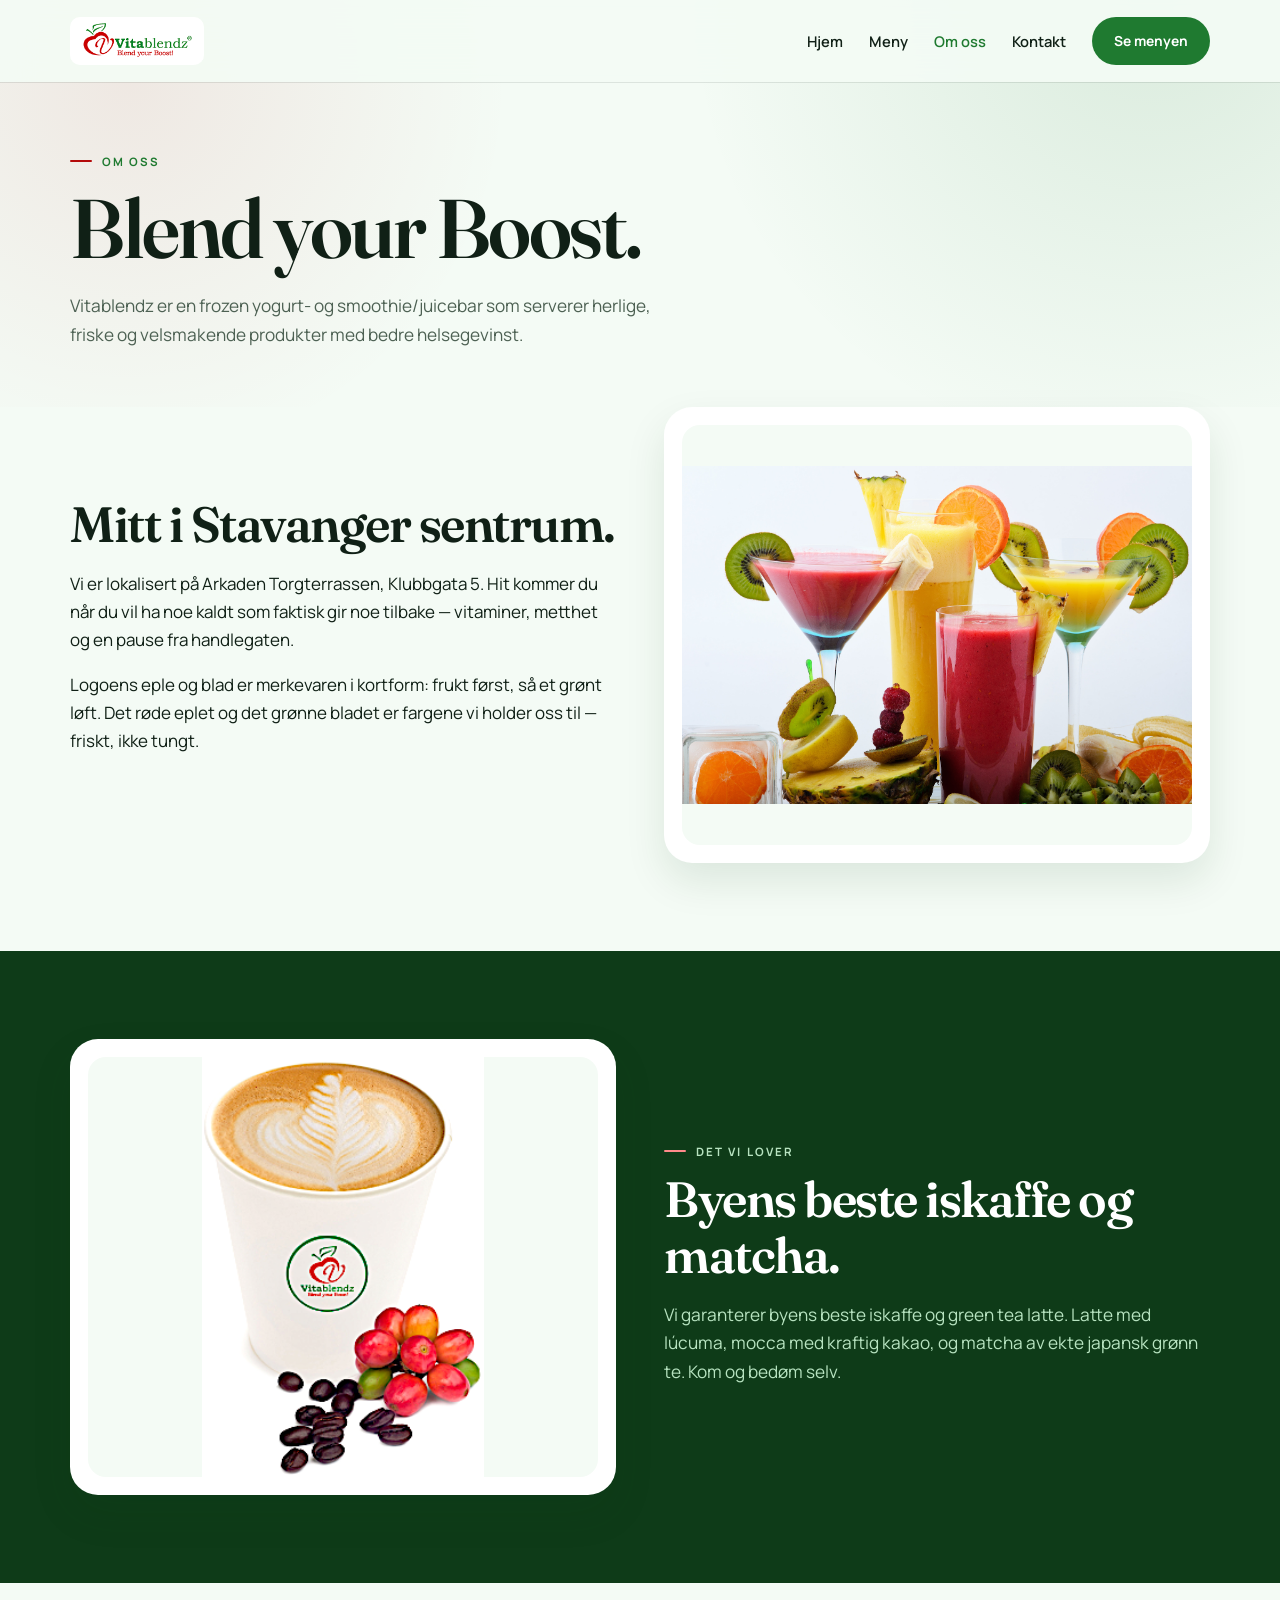
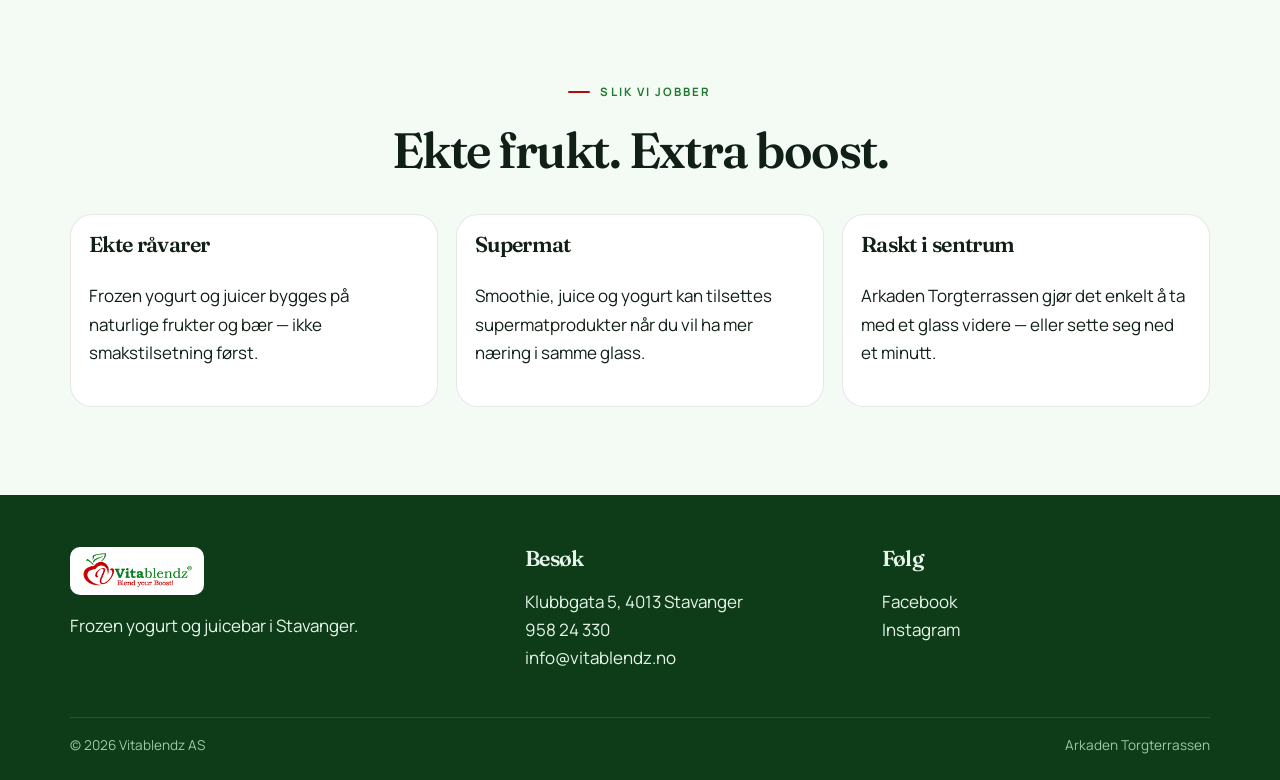
<file: om-oss.html>
<!DOCTYPE html>
<html lang="no">
<head>
  <meta charset="UTF-8">
  <meta name="viewport" content="width=device-width, initial-scale=1">
  <title>Om oss — Vitablendz Stavanger</title>
  <meta name="description" content="Vitablendz er en frozen yogurt- og juicebar på Arkaden Torgterrassen i Stavanger sentrum.">
  <link rel="icon" href="favicon.ico">
  <link rel="preconnect" href="https://fonts.googleapis.com">
  <link rel="preconnect" href="https://fonts.gstatic.com" crossorigin>
  <link href="https://fonts.googleapis.com/css2?family=Fraunces:ital,opsz,wght@0,9..144,600;1,9..144,500&family=Manrope:wght@400;500;600;700;800&display=swap" rel="stylesheet">
  <link rel="stylesheet" href="css/styles.css">
</head>
<body>
  <header class="site-header solid" data-header>
    <div class="header-inner">
      <a class="brand" href="index.html">
        <img src="assets/images/logo.jpg" alt="Vitablendz — Blend your Boost">
      </a>
      <button class="nav-toggle" type="button" data-nav-toggle aria-expanded="false" aria-label="Åpne meny">
        <span></span><span></span><span></span>
      </button>
      <nav class="nav" data-nav>
        <a class="nav-link" href="index.html">Hjem</a>
        <a class="nav-link" href="meny.html">Meny</a>
        <a class="nav-link is-active" href="om-oss.html">Om oss</a>
        <a class="nav-link" href="kontakt.html">Kontakt</a>
        <a class="btn btn-green" href="meny.html">Se menyen</a>
      </nav>
    </div>
  </header>

  <main>
    <section class="page-hero">
      <div class="wrap">
        <p class="eyebrow">Om oss</p>
        <h1>Blend your Boost.</h1>
        <p class="lead">Vitablendz er en frozen yogurt- og smoothie/juicebar som serverer herlige, friske og velsmakende produkter med bedre helsegevinst.</p>
      </div>
    </section>

    <section class="section" style="padding-top:0">
      <div class="wrap about-grid">
        <div>
          <h2>Mitt i Stavanger sentrum.</h2>
          <p>Vi er lokalisert på Arkaden Torgterrassen, Klubbgata 5. Hit kommer du når du vil ha noe kaldt som faktisk gir noe tilbake — vitaminer, metthet og en pause fra handlegaten.</p>
          <p>Logoens eple og blad er merkevaren i kortform: frukt først, så et grønt løft. Det røde eplet og det grønne bladet er fargene vi holder oss til — friskt, ikke tungt.</p>
        </div>
        <div class="photo-card">
          <img src="assets/images/hero-1.jpg" alt="Fargerike juicer og smoothies">
        </div>
      </div>
    </section>

    <section class="section band">
      <div class="wrap split">
        <div class="photo-card" style="background:#fff">
          <img src="assets/images/iced-coffee.png" alt="Iskaffe">
        </div>
        <div>
          <p class="eyebrow">Det vi lover</p>
          <h2>Byens beste iskaffe og matcha.</h2>
          <p class="lead">Vi garanterer byens beste iskaffe og green tea latte. Latte med lúcuma, mocca med kraftig kakao, og matcha av ekte japansk grønn te. Kom og bedøm selv.</p>
        </div>
      </div>
    </section>

    <section class="section">
      <div class="wrap">
        <div class="section-head center">
          <p class="eyebrow">Slik vi jobber</p>
          <h2>Ekte frukt. Extra boost.</h2>
        </div>
        <div class="card-grid">
          <article class="product">
            <div class="product-body">
              <h3>Ekte råvarer</h3>
              <p>Frozen yogurt og juicer bygges på naturlige frukter og bær — ikke smakstilsetning først.</p>
            </div>
          </article>
          <article class="product">
            <div class="product-body">
              <h3>Supermat</h3>
              <p>Smoothie, juice og yogurt kan tilsettes supermatprodukter når du vil ha mer næring i samme glass.</p>
            </div>
          </article>
          <article class="product">
            <div class="product-body">
              <h3>Raskt i sentrum</h3>
              <p>Arkaden Torgterrassen gjør det enkelt å ta med et glass videre — eller sette seg ned et minutt.</p>
            </div>
          </article>
        </div>
      </div>
    </section>
  </main>

  <footer class="site-footer">
    <div class="wrap footer-grid">
      <div>
        <a class="brand" href="index.html"><img src="assets/images/logo.jpg" alt="Vitablendz"></a>
        <p>Frozen yogurt og juicebar i Stavanger.</p>
      </div>
      <div>
        <h3>Besøk</h3>
        <p>Klubbgata 5, 4013 Stavanger<br><a href="tel:+4795824330">958 24 330</a><br><a href="mailto:info@vitablendz.no">info@vitablendz.no</a></p>
      </div>
      <div>
        <h3>Følg</h3>
        <p><a href="https://www.facebook.com/Vitablendzstavanger/" target="_blank" rel="noopener">Facebook</a><br>
        <a href="https://www.instagram.com/vitablendz/" target="_blank" rel="noopener">Instagram</a></p>
      </div>
    </div>
    <div class="wrap legal">
      <span>© <span data-year></span> Vitablendz AS</span>
      <span>Arkaden Torgterrassen</span>
    </div>
  </footer>
  <script src="js/main.js"></script>
</body>
</html>
</file>
<file: css/styles.css>
/* ============================================================
   Vitablendz — design system
   Palette sampled from logo.jpg:
     leaf green  #1F7A30 / #287C38
     apple red   #B40A0A / #C81010
   Cool mint/ice whites only — no beige, no gold.
   ============================================================ */

:root {
  --green: #1f7a30;
  --green-2: #287c38;
  --green-deep: #0e3b18;
  --mint: #e8f6eb;
  --ice: #f4fbf5;
  --paper: #ffffff;
  --red: #b40a0a;
  --red-2: #c81010;
  --ink: #102016;
  --muted: #4d6153;
  --line: rgba(16, 32, 22, 0.1);
  --shadow: 0 18px 40px rgba(14, 59, 24, 0.1);
  --radius: 22px;
  --header-h: 82px;
  --font-display: "Fraunces", Georgia, serif;
  --font-sans: "Manrope", "Segoe UI", sans-serif;
  --ease: cubic-bezier(0.22, 1, 0.36, 1);
}

*, *::before, *::after { box-sizing: border-box; }
html { scroll-behavior: smooth; }
body {
  margin: 0;
  color: var(--ink);
  background: var(--ice);
  font-family: var(--font-sans);
  font-size: 17px;
  line-height: 1.65;
  -webkit-font-smoothing: antialiased;
}
img { max-width: 100%; display: block; }
a { color: inherit; text-decoration: none; }
button, input, textarea { font: inherit; }

.skip-link {
  position: absolute; left: 12px; top: -40px;
  background: var(--green); color: #fff; padding: 8px 12px; z-index: 200;
}
.skip-link:focus { top: 12px; }

.wrap { width: min(1140px, calc(100% - 40px)); margin-inline: auto; }

.eyebrow {
  display: inline-flex; align-items: center; gap: 10px;
  letter-spacing: 0.18em; text-transform: uppercase;
  font-size: 0.72rem; font-weight: 700; color: var(--green);
}
.eyebrow::before {
  content: ""; width: 22px; height: 2px; background: var(--red); border-radius: 2px;
}

h1, h2, h3 {
  font-family: var(--font-display);
  font-weight: 600;
  letter-spacing: -0.03em;
  line-height: 1.12;
  margin: 0;
}
h1 { font-size: clamp(2.6rem, 7vw, 5.2rem); }
h2 { font-size: clamp(2rem, 4vw, 3.1rem); }
h3 { font-size: 1.35rem; }
.lead { color: var(--muted); font-size: 1.08rem; max-width: 54ch; }

/* Header */
.site-header {
  position: fixed; inset: 0 0 auto 0; z-index: 80; height: var(--header-h);
  display: flex; align-items: center;
  transition: background .3s var(--ease), box-shadow .3s;
}
.site-header.is-scrolled,
.site-header.solid {
  background: rgba(244, 251, 245, 0.92);
  backdrop-filter: blur(16px);
  box-shadow: 0 1px 0 var(--line);
}
.header-inner {
  width: min(1140px, calc(100% - 28px));
  margin-inline: auto;
  display: flex; align-items: center; justify-content: space-between; gap: 16px;
}
.brand { display: flex; align-items: center; }
.brand img {
  height: 48px; width: auto;
  background: #fff;
  border-radius: 10px;
  padding: 4px 8px;
}
.nav { display: flex; align-items: center; gap: 26px; }
.nav-link {
  font-size: 0.92rem; font-weight: 600; color: var(--ink);
}
.nav-link:hover, .nav-link.is-active { color: var(--green); }
.btn {
  display: inline-flex; align-items: center; justify-content: center; gap: 8px;
  border: 0; cursor: pointer; border-radius: 999px;
  padding: 13px 22px; font-weight: 700; font-size: 0.86rem;
  transition: transform .22s var(--ease), background .22s, color .22s;
}
.btn:hover { transform: translateY(-2px); }
.btn-green { background: var(--green); color: #fff; }
.btn-green:hover { background: var(--green-2); }
.btn-red { background: var(--red); color: #fff; }
.btn-red:hover { background: var(--red-2); }
.btn-ghost { background: transparent; color: var(--ink); border: 1.5px solid var(--line); }
.btn-ghost:hover { border-color: var(--green); color: var(--green); }

.nav-toggle {
  display: none; width: 44px; height: 44px; border: 0; background: transparent;
}
.nav-toggle span {
  display: block; width: 22px; height: 2px; margin: 5px auto; background: var(--ink);
}

/* Hero */
.hero {
  min-height: 100svh;
  display: grid;
  grid-template-columns: 1.05fr 0.95fr;
  align-items: center;
  gap: 24px;
  padding: calc(var(--header-h) + 28px) 0 48px;
}
.hero-copy { padding-right: 12px; }
.hero-copy .tagline {
  font-family: var(--font-display);
  font-style: italic;
  color: var(--red);
  font-size: 1.35rem;
  margin: 12px 0 18px;
}
.hero-actions { display: flex; flex-wrap: wrap; gap: 10px; margin-top: 26px; }
.hero-visual {
  position: relative;
  background: var(--mint);
  border-radius: 36px;
  min-height: 520px;
  overflow: hidden;
}
.hero-visual img {
  width: 100%; height: 100%; object-fit: cover; min-height: 520px;
}
.float-chip {
  position: absolute; left: 18px; bottom: 18px;
  background: #fff; color: var(--ink);
  border-radius: 16px; padding: 12px 14px;
  box-shadow: var(--shadow); font-size: 0.88rem;
}
.float-chip strong { display: block; color: var(--green); }

.meta-row {
  display: grid; grid-template-columns: repeat(3, 1fr);
  gap: 14px; margin-top: 36px;
}
.meta-card {
  background: #fff; border: 1px solid var(--line);
  border-radius: 16px; padding: 14px 16px;
}
.meta-card span {
  display: block; font-size: 0.72rem; letter-spacing: .12em;
  text-transform: uppercase; color: var(--green); font-weight: 700;
}

/* Sections */
.section { padding: 88px 0; }
.section-head { display: grid; gap: 10px; margin-bottom: 36px; }
.section-head.center { text-align: center; justify-items: center; }
.band { background: var(--green-deep); color: #fff; }
.band .lead, .band .eyebrow { color: #b7e3c0; }
.band .eyebrow::before { background: #ff8a8a; }

.split, .about-grid {
  display: grid; grid-template-columns: 1fr 1fr; gap: 48px; align-items: center;
}
.photo-card {
  background: #fff; border-radius: 28px; padding: 18px;
  box-shadow: var(--shadow);
}
.photo-card img {
  width: 100%; height: 420px; object-fit: contain;
  background: var(--ice); border-radius: 18px;
}

/* Product cards */
.card-grid {
  display: grid;
  grid-template-columns: repeat(3, minmax(0, 1fr));
  gap: 18px;
}
.product {
  background: #fff; border: 1px solid var(--line);
  border-radius: 22px; overflow: hidden;
  display: flex; flex-direction: column;
  transition: transform .25s var(--ease), box-shadow .25s;
}
.product:hover { transform: translateY(-4px); box-shadow: var(--shadow); }
.product-media {
  background: var(--mint); height: 220px;
  display: grid; place-items: center; padding: 16px;
}
.product-media img { max-height: 190px; width: auto; object-fit: contain; }
.product-body { padding: 18px 18px 22px; display: grid; gap: 8px; }
.price { color: var(--red); font-weight: 800; }

.juice-row {
  display: grid; grid-template-columns: repeat(3, 1fr); gap: 16px;
}
.juice-row figure {
  margin: 0; background: #fff; border-radius: 20px; padding: 12px;
  border: 1px solid var(--line); text-align: center;
}
.juice-row img { height: 210px; margin-inline: auto; object-fit: contain; }
.juice-row figcaption { padding: 8px 4px 6px; font-weight: 700; color: var(--green-deep); }

/* Contact */
.contact-grid { display: grid; grid-template-columns: .9fr 1.1fr; gap: 22px; }
.info-card, .form-card, .map-wrap {
  background: #fff; border: 1px solid var(--line);
  border-radius: var(--radius); padding: 26px;
}
.info-list { list-style: none; margin: 18px 0 0; padding: 0; }
.info-list li { padding: 12px 0; border-top: 1px solid var(--line); }
.info-list strong {
  display: block; font-size: .75rem; letter-spacing: .12em;
  text-transform: uppercase; color: var(--green);
}
.socials { display: flex; gap: 10px; margin-top: 16px; }
.socials a {
  border: 1px solid var(--line); border-radius: 999px; padding: 8px 14px; font-weight: 700;
}
.socials a:hover { background: var(--green); color: #fff; border-color: var(--green); }

.form-grid { display: grid; gap: 14px; }
.field { display: grid; gap: 6px; }
.field span { font-size: .82rem; color: var(--muted); }
.field input, .field textarea {
  width: 100%; border: 1px solid var(--line); border-radius: 12px;
  padding: 12px 14px; background: var(--ice);
}
.field textarea { min-height: 130px; resize: vertical; }
.field input:focus, .field textarea:focus {
  outline: 2px solid var(--green); border-color: transparent;
}
.form-status { display: none; background: var(--mint); color: var(--green-deep); padding: 12px; border-radius: 12px; }
.form-status.is-visible { display: block; }
.hidden { display: none !important; }
.map-wrap { padding: 0; overflow: hidden; min-height: 360px; }
.map-wrap iframe { width: 100%; height: 100%; min-height: 360px; border: 0; }

.page-hero {
  padding: 140px 0 40px;
  background:
    radial-gradient(circle at 90% 0%, rgba(31,122,48,.12), transparent 38%),
    radial-gradient(circle at 10% 20%, rgba(180,10,10,.08), transparent 32%),
    var(--ice);
}

.site-footer {
  background: var(--green-deep); color: #e7f6ea; padding: 52px 0 24px;
}
.footer-grid { display: grid; grid-template-columns: 1.3fr 1fr 1fr; gap: 28px; padding-bottom: 28px; border-bottom: 1px solid rgba(255,255,255,.12); }
.site-footer a:hover { color: #fff; }
.legal { display: flex; justify-content: space-between; gap: 12px; padding-top: 16px; font-size: .85rem; color: #9ec9a8; }

@media (max-width: 900px) {
  .hero, .split, .about-grid, .contact-grid, .footer-grid,
  .card-grid, .juice-row, .meta-row { grid-template-columns: 1fr; }
  .hero { padding-top: calc(var(--header-h) + 16px); }
  .hero-visual, .hero-visual img { min-height: 320px; }
  .nav-toggle { display: block; }
  .nav {
    display: none; position: fixed; inset: var(--header-h) 14px auto 14px;
    background: #fff; border-radius: 16px; box-shadow: var(--shadow);
    padding: 16px; flex-direction: column; align-items: stretch;
  }
  .nav.is-open { display: flex; }
  .nav .btn { width: 100%; }
  .site-header { background: rgba(244,251,245,.94); }
}
</file>
<file: OldData/css/style.css>
body,
div,
dl,
dt,
dd,
ul,
ol,
li,
h1,
h2,
h3,
h4,
h5,
h6,
pre,
form,
fieldset,
input,
textarea,
p,
blockquote,
th,
td {
    margin: 0;
    padding: 0;
}

html,
body {
    margin: 0;
    padding: 0;
}

h1,
h2,
h3,
h4,
h5,
h6 {
    font-size: 100%;
    font-weight: normal;
}

q:before,
q:after {
    content: '';
}

abbr,
acronym {
    border: 0;
}

/* General Demo Style */


body {
    overflow-x: hidden;
    overflow-y: hidden;
}

a {
    color: #333;
    text-decoration: none;
}

/* #navbar {
    background-color: green;
    padding: 5px;

} */

.container {
    position: relative;
    text-align: center;
    display: flex;

}

.clr {
    clear: both;
}

.container>header {
    padding: 10px 10px 10px 10px;
    margin: 0px 10px 10px -5%;
    position: relative;
    /* display: flex; */
    text-shadow: 1px 1px 1px rgba(0, 0, 0, 0.2);
    text-align: left;
}

/**  MODAL effect starts  here  */
.modal-content,
.close {

    /* background-color: rgba(255, 254, 254, 0.085); */
    color: white;
    font-size: 30px;
    text-align: center;
    background: transparent;
    border: red;

}

.modal {
    position: fixed;
    top: 60%;
    left: 50%;
    transform: translate(-50%, -50%);
    width: 900px;
    max-width: 100%;
    height: 600px;
    max-height: 100%;


}

.modal.fade .modal-dialog {
    -webkit-transform: translate(0);
    -moz-transform: translate(0);
    transform: translate(0);
}

.modal-header {
    border-bottom: none;
    padding: 10px 20px 10px 10px;
    background-image: url(../images/pattern2.png);
    height: 80px;
    background-size: cover;
    background-repeat: no-repeat;
    background-position: center center;
    border-top-left-radius: 0px;
    border-top-right-radius: 40px;
    border-bottom-left-radius: 0px;
    border-bottom-right-radius: 40px;
}


.modal-footer {
    border-bottom: none;
    height: 60px;
    text-decoration: none !important;
    text-decoration-color: none !important;
    text-decoration-line: none !important;
    /*background-image: url(../images/newfooter.jpg);
    background-size: cover;
    background-repeat: no-repeat;
    background-position: center center;*/
    border-top-left-radius: 0px;
    border-top-right-radius: 0px;
    border-bottom-left-radius: 8px;
    border-bottom-right-radius: 8px;
    font-size: 15px;
}

.close {
    float: right;
    font-size: 40px;
    line-height: 20px;
    padding: 0;
    color: white;
    z-index: 2000;
}

.modal h4 {
    font-size: 20px;
    font-weight: 700;
    color: white;
}

.btn {
    margin: 2px;
}

.modal-body {
    font-size: 15px;
}

#vitaLogo {
    border-radius: 15px;
    width: 300px;
}

.card h5 {
    text-decoration: none;
}

@media screen and (max-width: 740px) {
    .container>header {
        text-align: center;
        left: -21%;
    }

    .btn {
        position: relative;
        left: 60%;
        transform: translateY(20%);
    }
}

@media screen and (max-width: 415px) {
    .container>header {
        text-align: center;
        left: 4%;
    }

    .btn {
        position: relative;
        left: -30%;
        transform: translateY(220%);
    }

    #contactus {
        position: relative;
        text-align: left;
        margin-bottom: 20px;
        font-size: 18px;
    }

    #openingHours {
        position: relative;
        text-align: left;
        margin-bottom: 20px;
        font-size: 18px;
    }

    #adressImage {
        position: relative;
        margin-top: 0px;
    }
}

@media screen and (max-width: 376px) {
    .container>header {
        text-align: center;
    }

    .btn {
        position: relative;
        left: -22%;
        transform: translateY(220%);
    }

    #contactus {
        position: relative;
        text-align: left;
        margin-bottom: 20px;
        font-size: 18px;
    }

    #openingHours {
        position: relative;
        text-align: left;
        margin-bottom: 20px;
        font-size: 18px;
    }

    #adressImage {
        position: relative;
        margin-top: 0px;
    }
}

@media screen and (max-width: 322px) {
    .container>header {
        text-align: center;
        left: 1%;
    }

    .btn {
        position: relative;
        left: -5%;
        transform: translateY(220%);
    }

    #contactus {
        position: relative;
        text-align: left;
        margin-bottom: 20px;
        font-size: 18px;
    }

    #openingHours {
        position: relative;
        text-align: left;
        margin-bottom: 20px;
        font-size: 18px;
    }

    #adressImage {
        position: relative;
        margin-top: 0px;
    }
}

/**  MODAL effect ends here  */


/**collapse meny style starts here**/
.card-body {
    font-size: 18px;
    color: brown;
}

#headingOne {
    /* background-color: #b2ffb2; */
    background-image: url("/images/meny1.png");
    background-position: center center;
}

#headingTwo {
    background-image: url("/images/meny2.png");
    background-position: center center;
}

#headingThree {
    background-image: url("/images/meny3.png");
    background-position: center center;
}

#headingFour {
    background-image: url("/images/meny4.png");
    background-position: center center;
}

#headingFive {
    background-image: url("/images/meny5.png");
    background-position: center center;
}

/**collapse meny style ends here**/

/**Kontakt starts here***/

#contactus {
    position: relative;
    float: left;
    margin-left: 50px;
    margin-bottom: 10px;
    font-size: 15px;
}

#openingHours {
    position: relative;
    float: left;
    margin-left: 50px;
    font-size: 15px;
}

#faceInstaIcons {
    position: relative;
    float: left;
    margin: 0 auto;
}

#kontakts {
    margin-bottom: 20px;
    margin-top: 0;
}

/**Kontakt ends here***/

/** facebook insta icons style starts here  ***/

* {
    margin: 0;
    padding: 0;
}

/* wrapper be at the center of the browser */
.wrapper2 {
    position: relative;
    width: auto;
    /*padding-top: 50px;
    padding-left: 40px;*/
}

/* Style the Un-order list by setting its list-style to none */
.wrapper2 ul {
    list-style: none;
}

/* Style the icons by setting its color and margin-top value to 20px 
to align it properly */
.wrapper2 ul li .fa {
    color: #D8E2DC;
    margin-top: 0px;
    margin-bottom: 10px;
    transition: all 0.5s ease;
}

/*facebook*/
.wrapper2 ul li:hover.facebook {
    /* border: 5px solid #3b5998;
  box-shadow: 0 0 15px #3b5998;*/
    transition: all 0.5s ease;
}

.wrapper2 ul li:hover .fa-facebook {
    color: #3b5998;
    text-shadow: 0 0 15px #3b5998;
    transition: all 0.5s ease;

}

/* instagram */
.wrapper2 ul li:hover.instagram {
    /* border: 5px solid #bc2a8d;
  box-shadow: 0 0 15px #bc2a8d;*/
    transition: all 0.5s ease;
}

.wrapper2 ul li:hover .fa-instagram {
    color: #bc2a8d;
    text-shadow: 0 0 15px #bc2a8d;
    transition: all 0.5s ease;
}

.cb-slideshow,
.cb-slideshow:after {
    position: fixed;
    width: 100%;
    height: 100%;
    top: 0px;
    left: 0px;
    z-index: 0;
}

.cb-slideshow:after {
    content: '';
    /*              background: transparent url(../images/pattern.png) repeat top left;*/
}

.cb-slideshow li span {
    width: 100%;
    height: 100%;
    position: absolute;
    top: 0px;
    left: 0px;
    color: transparent;
    background-size: 100%;
    background-position: 50% 50%;
    background-repeat: none;
    opacity: 0;
    z-index: 0;
    -webkit-backface-visibility: hidden;
    animation: imageAnimation 36s linear infinite 0s;
}

.cb-slideshow li div {
    z-index: 1000;
    position: absolute;
    bottom: 10px;
    left: 0px;
    width: 100%;
    text-align: left;
    opacity: 0;
    animation: titleAnimation 36s linear infinite 0s;
}

.cb-slideshow li div h3 {
    font-family: 'Wendy One', sans-serif;
    font-size: 60px;
    padding: 0 30px;
    line-height: 120px;
    color: #bc2e1e;
    text-shadow:
        0 1px 0px #FFFFFF,
        1px 0 0px #FFFFFF,
        1px 0px 1px #FFFFFF,
        2px 0px 1px #FFFFFF,
        2px 0px 2px #FFFFFF,
        3px 0px 2px #FFFFFF,
        3px 0px 2px #FFFFFF,
        4px 0px 3px #FFFFFF,
        4px 0px 3px #FFFFFF,
        5px 0px 5px #FFFFFF,
        6px 0px 6px #008000,
        7px 0px 7px #008000,
        7px 0px 7px #008000,
        2px 0px 8px #008000;
}

.cb-slideshow li:nth-child(1) span {
    background-image: url("../images/6.jpg");
    background-repeat: no-repeat;
}

.cb-slideshow li:nth-child(2) span {
    background-image: url("../images/5.jpg");
    background-repeat: no-repeat;
    animation-delay: 6s;
}

.cb-slideshow li:nth-child(3) span {
    background-image: url("../images/4.jpg");
    background-repeat: no-repeat;
    animation-delay: 12s;
}

.cb-slideshow li:nth-child(4) span {
    background-image: url("../images/3.jpg");
    background-repeat: no-repeat;
    animation-delay: 18s;
}

.cb-slideshow li:nth-child(5) span {
    background-image: url("../images/2.png");
    background-repeat: no-repeat;
    animation-delay: 24s;
}

.cb-slideshow li:nth-child(6) span {
    background-image: url("../images/1.jpg");
    background-repeat: no-repeat;
    animation-delay: 30s;
}

.cb-slideshow li:nth-child(2) div {
    animation-delay: 6s;
}

.cb-slideshow li:nth-child(2) div {
    animation-delay: 6s;
}

.cb-slideshow li:nth-child(3) div {
    animation-delay: 12s;
}

.cb-slideshow li:nth-child(4) div {
    animation-delay: 18s;
}

.cb-slideshow li:nth-child(5) div {
    animation-delay: 24s;
}

.cb-slideshow li:nth-child(6) div {
    animation-delay: 30s;
}


@keyframes imageAnimation {
    0% {
        opacity: 0;
        animation-timing-function: ease-in;
    }

    8% {
        opacity: 1;
        animation-timing-function: ease-out;
    }

    17% {
        opacity: 1
    }

    25% {
        opacity: 0
    }

    100% {
        opacity: 0
    }
}

@keyframes titleAnimation {
    0% {
        opacity: 0
    }

    8% {
        opacity: 1
    }

    17% {
        opacity: 1
    }

    19% {
        opacity: 0
    }

    100% {
        opacity: 0
    }
}

.no-cssanimations .cb-slideshow li span {
    opacity: 1;
}

@media screen and (max-width: 1140px) {
    .cb-slideshow li div h3 {
        font-size: 30px
    }

    .cb-slideshow li span {
        background-position: center;
        background-size: cover;
    }
}

@media screen and (max-width: 600px) {
    .cb-slideshow li div h3 {
        font-size: 20px
    }

    .cb-slideshow li span {
        background-position: center;
        background-size: cover;
    }
}

@keyframes imageAnimation {
    0% {
        opacity: 0;
        animation-timing-function: ease-in;
    }

    8% {
        opacity: 1;
        transform: scale(1.05);
        animation-timing-function: ease-out;
    }

    17% {
        opacity: 1;
        transform: scale(1.1) rotate(3deg);
    }

    25% {
        opacity: 0;
        transform: scale(1.1) rotate(3deg);
    }

    100% {
        opacity: 0
    }
}

@keyframes titleAnimation {
    0% {
        opacity: 0;
        transform: translateX(200px);
    }

    8% {
        opacity: 1;
        transform: translateX(0px);
    }

    17% {
        opacity: 1;
        transform: translateX(0px);
    }

    19% {
        opacity: 0;
        transform: translateX(-400px);
    }

    25% {
        opacity: 0
    }

    100% {
        opacity: 0
    }
}

/* Show at least something when animations not supported */

.no-cssanimations .cb-slideshow li span {
    opacity: 1;
}

@media screen and (max-width: 1140px) {
    .cb-slideshow li div h3 {
        font-size: 30px
    }
}

@media screen and (max-width: 600px) {
    .cb-slideshow li div h3 {
        font-size: 20px
    }

    .cb-slideshow li span {
        background-position: center;
        background-size: cover;
    }
}

body {
    font-family: Constantia, Palatino, "Palatino Linotype", "Palatino LT STD", Georgia, serif;
    background: white;
    font-weight: 400;
    overflow-y: hidden;
    overflow-x: hidden;
}
}

/**  Background images slideshow ends here  */


#OmOssInfo img {
    border-radius: 8px;
}

.fa-map-marker {
    font-size: 20px;
}

#DeveloperInfo {
    color: white !important;
    text-decoration: none !important;
    text-decoration-color: none !important;
    text-decoration-line: none !important;
}
</file>
<file: OldData/css/stylus.css>
/* RESET */
* {
    margin: 0;
    padding: 0;
    box-sizing: border-box;
}

ul {
    list-style: none;
}

a {
    text-decoration: none;
    /* color: inherit; */
}

button {
    background: none;
    border: none;
    font: inherit;
    color: inherit;
}

/* BASE STYLES */
body {
    /* background-color: #e8f0f7;
    font-family: 'Inter', sans-serif; */
    min-height: 500vh;
}

/* NORMAL STYLES */
.header {
    position: fixed;
    width: 100%;
    z-index: 1;
}

.top-bar {
    background-color: rgb(39, 44, 51);
}

.top-bar__content {
    height: 30px;
    max-width: 1200px;
    padding: 0 30px;
    margin: 0 auto;
    display: flex;
    justify-content: end;
    align-items: center;
    column-gap: 20px;
    font-size: 12px;
    color: rgb(255 255 255 / 81%);
}

.icon {
    margin-right: 3px;
    color: rgb(255 255 255 / 67%);
}

.bottom-bar {
    background-color: rgba(244, 245, 247, 0);
}

.bottom-bar__content {
    min-height: 60px;
    max-width: 1200px;
    padding: 0 30px;
    margin: 0 auto;
    display: flex;
    justify-content: space-between;
    align-items: center;
}

.logo {
    vertical-align: middle;
    display: flex;
    column-gap: 10px;
    align-items: center;
}

.logo__img {
    height: 70px;
    width: 180px;
    border-radius: 27px;
    margin-top: 5px;
}

.logo__text {
    font-size: 20px;
    color: #fff;
    font-weight: 500;
    letter-spacing: -0.5px;
}

.nav {
    transition: all 0.3s ease-in-out;
}

.nav__list {
    display: flex;
    column-gap: 40px;
    margin-left: auto;
    margin-right: auto;
}

.nav__item {}

.nav__link {
    color: rgb(1, 0, 0);
    transition: all 0.2s;
}

.nav__link:hover,
.nav__link:focus {
    color: rgb(65, 222, 3);
}

/* .btn {
    color: #fff;
    background-color: #0071e3;
    padding: 8px 20px;
    border-radius: 1000px;
    text-transform: uppercase;
    font-size: 12px;
    font-weight: 500;
    cursor: pointer;
    transition: all 0.2s;
}

.btn:hover {
    background-color: rgb(28, 128, 228);
} */

.hamburger {
    cursor: pointer;
    display: none;
    background-color: #fa8c84;
    border-radius: 15px;
}

.bar {
    height: 2px;
    width: 27px;
    background-color: #fff;
    margin: 5px 0;
    opacity: 0.8;
    transition: all 0.3s ease-in-out;
}

/* For JS */
.nav--open {
    left: 50% !important;
}

.hamburger--open .bar:nth-child(1) {
    transform: translateY(7px) rotate(45deg);
}

.hamburger--open .bar:nth-child(2) {
    opacity: 0;
}

.hamburger--open .bar:nth-child(3) {
    transform: translateY(-7px) rotate(-45deg);
}

/* MEDIA QUERIES */
@media (max-width: 650px) {
    .nav {
        position: fixed;
        top: 50%;
        left: -100%;
        transform: translateX(-50%);
        background-color: rgb(255 255 255 / 61%);
        width: 100%;
        padding: 10px 0 25px;
    }

    .nav__list {
        flex-direction: column;
        align-items: center;
        row-gap: 20px;
    }

    .nav__link {
        font-size: 14px;
    }

    .btn {
        font-size: 11px;
        padding: 7px 17px;
    }

    .hamburger {
        display: block;
    }
}

@media (max-width: 360px) {
    .top-bar__content {
        font-size: 10px;
        color: rgb(255 255 255 / 81%) !important;
    }
}
</file>
